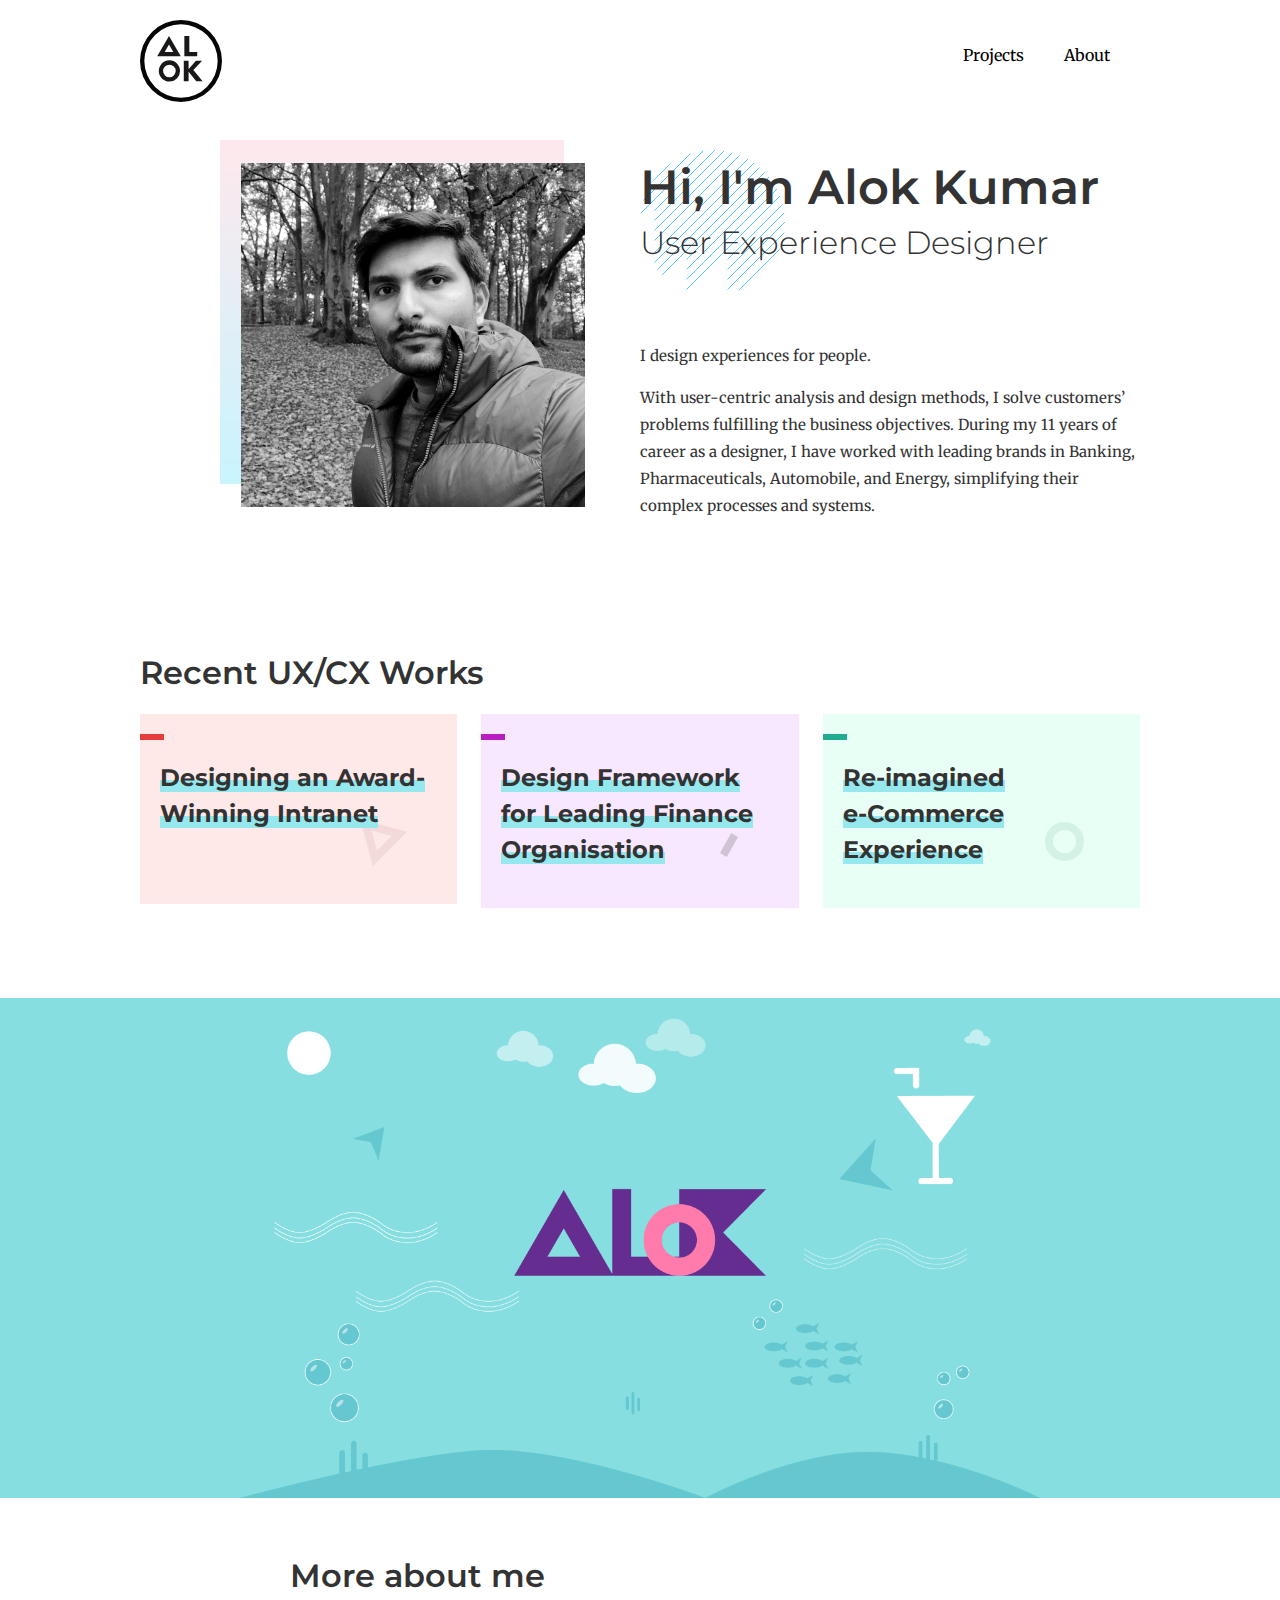
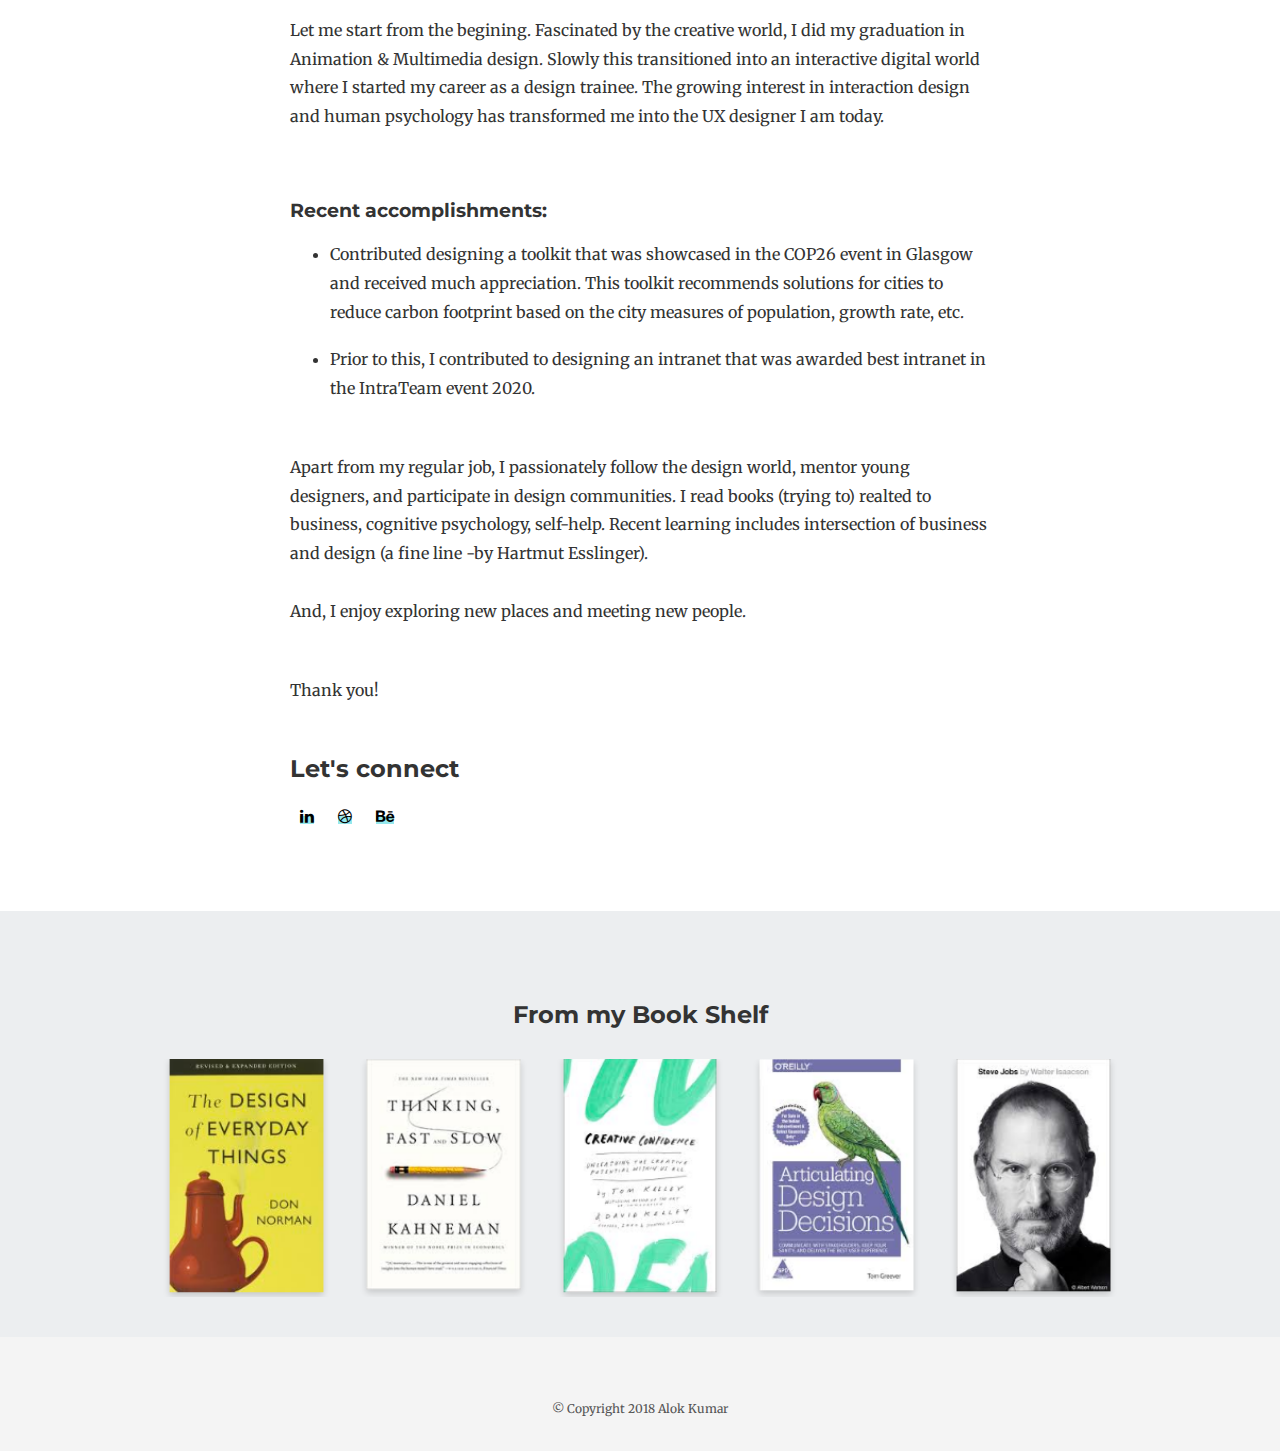
<file: index.html>
<!DOCTYPE html>

<html lang="en-US">

<!--[if lt IE 8 ]><html class="no-js ie ie7" lang="en"> <![endif]-->
<!--[if IE 8 ]><html class="no-js ie ie8" lang="en"> <![endif]-->
<!--[if (gte IE 8)|!(IE)]><!--><!--<![endif]-->
<head>
<!--- Basic Page Needs
   ================================================== -->
   <meta charset="utf-8">
	<title>Alok Kumar- UX Designer</title>
	<meta name="description" content="Digital experience designer specialised in user-centric approach and practices">
	<meta name="author" content="Alok Kumar">
	<meta name="viewport" content="width=device-width, initial-scale=1, maximum-scale=5">

   <!-- Mobile Specific Metas
   ================================================== -->
	<meta name="viewport" content="width=device-width, initial-scale=1, maximum-scale=5">

	<!-- CSS
    ================================================== -->
   <link href="https://fonts.googleapis.com/css?family=Roboto+Slab" rel="stylesheet">
   <link rel="stylesheet" href="https://d1azc1qln24ryf.cloudfront.net/114779/Socicon/style-cf.css?9ukd8d">
   <link rel="stylesheet" href="css/style.css">
   <link rel="stylesheet" href="css/normalize.css">
   <link rel="preconnect" href="https://fonts.gstatic.com">
<link href="https://fonts.googleapis.com/css2?family=Montserrat:wght@400;600;700&family=Roboto:wght@300;400;500;700&display=swap" rel="stylesheet">
<link rel="stylesheet" href="https://cdnjs.cloudflare.com/ajax/libs/font-awesome/4.7.0/css/font-awesome.min.css">
<link href="https://fonts.googleapis.com/css2?family=Merriweather:wght@300;400&display=swap" rel="stylesheet">
</head>

<body>

<main class="" aria-labelledby="title1">
	<div class="container">
	<nav>
		<a class="logo_holder" href="index.html" title="home logo"><img src="images/logoak.svg" alt="logo olok"></a>
		<ul class="nav-right">
			<li><a href="#projects">Projects</a><li>
			<li><a href="#about">About</a><li>	
		</ul>
	</nav>
	
		<div class="col-md-6 akbanner"><img src="images/alokkumar.png"/></div>
		<div class="col-md-6 header-content">
			<h1 class="title-heavy" id="title1">Hi, I'm Alok Kumar</h1>
			<h1 class="subtitle-light">User Experience Designer</h1>
			<p class="desc">I design experiences for people.</p>
			<p class="">With user-centric analysis and design methods, I solve customers’ problems fulfilling the business objectives. During my 11 years of career as a designer, I have worked with leading brands in Banking, Pharmaceuticals, Automobile, and Energy, simplifying their complex processes and systems.   </p>
			<!-- <div class="scrolldown"><img src="images/ic_scroll.svg"/></div> -->
		</div>	
	</div>
	<div class="clearfix"></div>
	<div class="blankspace"></div>

</main>
<main class="main" aria-labelledby="title2">
	<div class="container">
		
		<div class="blankspace-sm" id="projects"></div>
		<h1 id="title2">Recent UX/CX Works</h1>
		<div class="project1" >
			<div class="col-md-4">
				<div class="projectcard cardcolor1">
					<div class="carret color1"></div>
					<a href="projectA/intranet-design.html"><h2><span class="link-highlight">Designing an Award-Winning Intranet</span></h2></a>
				</div>
			</div>
			<div class="col-md-4">
				<div class="projectcard cardcolor2">
					<div class="carret color2"></div>
					<a href="projectA/financeCoE.html"><h2><span class="link-highlight">Design Framework for Leading Finance Organisation</span></h2></a>
				</div>
			</div>
			
			<!-- <div class="col-md-4">
				<div class="projectcard cardcolor4">
					<div class="carret color4"></div>
					<a href="https://privatedeal.com/"><h2><span class="link-highlight">Negotiation and Hotel Booking Experience </span></h2></a>
				</div>
			</div> -->
			<div class="col-md-4">
				<div class="projectcard cardcolor5">
					<div class="carret color5"></div>
					<a href="woods.html"><h2><span class="link-highlight">Re-imagined <br/>e-Commerce Experience</span></h2></a>
				</div>
			</div>
			<!-- <div class="col-md-4">
				<div class="projectcard cardcolor3">
					<div class="carret color3"></div>
					<a href="merck-aar.html"><h2><span class="link-highlight">CX For Leading Pharma Company</span></h2></a>
				</div>
			</div> -->
			<!-- <div class="col-md-4">
				<div class="projectcard cardcolor6">
					<div class="carret color6"></div>
					<a href="visual-design.html"><h2><span class="link-highlight">UX Process and Other Small Projects</span></h2></a>
				</div>
			</div> -->
			<div class="clearfix"></div>
			
		</div>

		
		
	</div>



</div>
<div class="abtbanner" id="about">
	
</div>
</div>

	<div class="container content" >
		<h1>More about me</h1>
		<p>Let me start from the begining. Fascinated by the creative world, I did my graduation in Animation & Multimedia design. Slowly this transitioned into an interactive digital world where I started my career as a design trainee. The growing interest in interaction design and human psychology has transformed me into the UX designer I am today.
			<br/><br/>
</p>
<h3>Recent accomplishments:</h3>
<p><ul><li>Contributed designing a toolkit that was showcased in the COP26 event in Glasgow and received much appreciation. This toolkit recommends solutions for cities to reduce carbon footprint based on the city measures of population, growth rate, etc. </li><br/><li>Prior to this, I contributed to designing an intranet that was awarded best intranet in the IntraTeam event 2020.</li></ul><br/></p>
<p>
Apart from my regular job, I passionately follow the design world, mentor young designers, and participate in design communities. I read books (trying to) realted to business, cognitive psychology, self-help. Recent learning includes intersection of business and design (a fine line -by Hartmut Esslinger). <br/><br/>
And, I enjoy exploring new places and meeting new people.
		</p>
<br/>

<p>Thank you!</p>


		</p>

		<div class="social-ic">
		<h2>Let's connect</h2>
		<a href="https://www.linkedin.com/in/alok22kr/"><span class="fa fa-linkedin"></span></a>
		<a href="https://dribbble.com/its_AllOK"><span class="fa fa-dribbble"></span></a>
		<!-- <a href="#"><span class="fa fa-twitter"></span></a> -->
		<!-- <a href="#"><span class="fa fa-instagram"></span></a> -->
		<a href="https://www.behance.net/alokkr"><span class="fa fa-behance"></span></a>

	</div>
<div class="blankspace"></div>		
	


	</div>


<div class="clearfix"></div>

<div class="bookshelf">
	<div class="container">
		<h2 style="text-align: center; margin-bottom: 30px;">From my Book Shelf</h2>
		<div class="gallery">
			  <div class="gallery__item gallery__item--1">
			    <img src="images/books/Image 1@2x.png" class="gallery__img" alt="Image 1">
			  </div>
			  <div class="gallery__item gallery__item--2">
			    <img src="images/books/Image 2@2x.png" class="gallery__img" alt="Image 2">
			  </div>
			  <div class="gallery__item gallery__item--3">
			    <img src="images/books/Image 3@2x.png" class="gallery__img" alt="Image 3">
			  </div>
			  <div class="gallery__item gallery__item--4">
			    <img src="images/books/Image 4@2x.png" class="gallery__img" alt="Image 4">
			  </div>
			  <div class="gallery__item gallery__item--5">
			    <img src="images/books/Image 5@2x.png" class="gallery__img" alt="Image 5">
			  </div>
		</div>
	</div>
</div>
</main>


<div class="clearfix"></div>
<footer class="footer">
	<div class="container social-ic">
		<a href="https://www.behance.net/alokkr" target="_blank" title="Behance"><span class="socicon-behance"></span></a>
		<a href="https://dribbble.com/its_AllOK" target="_blank" title="Dribbble"><span class="socicon-dribbble"></span></a>
		<a href="https://www.linkedin.com/in/alok22kr/" target="_blank" title="LinkedIn"><span class="socicon-linkedin"></span></a>
		<p>© Copyright 2018 Alok Kumar</p>
	</div>
</footer>
	

</body>
</html>
</file>
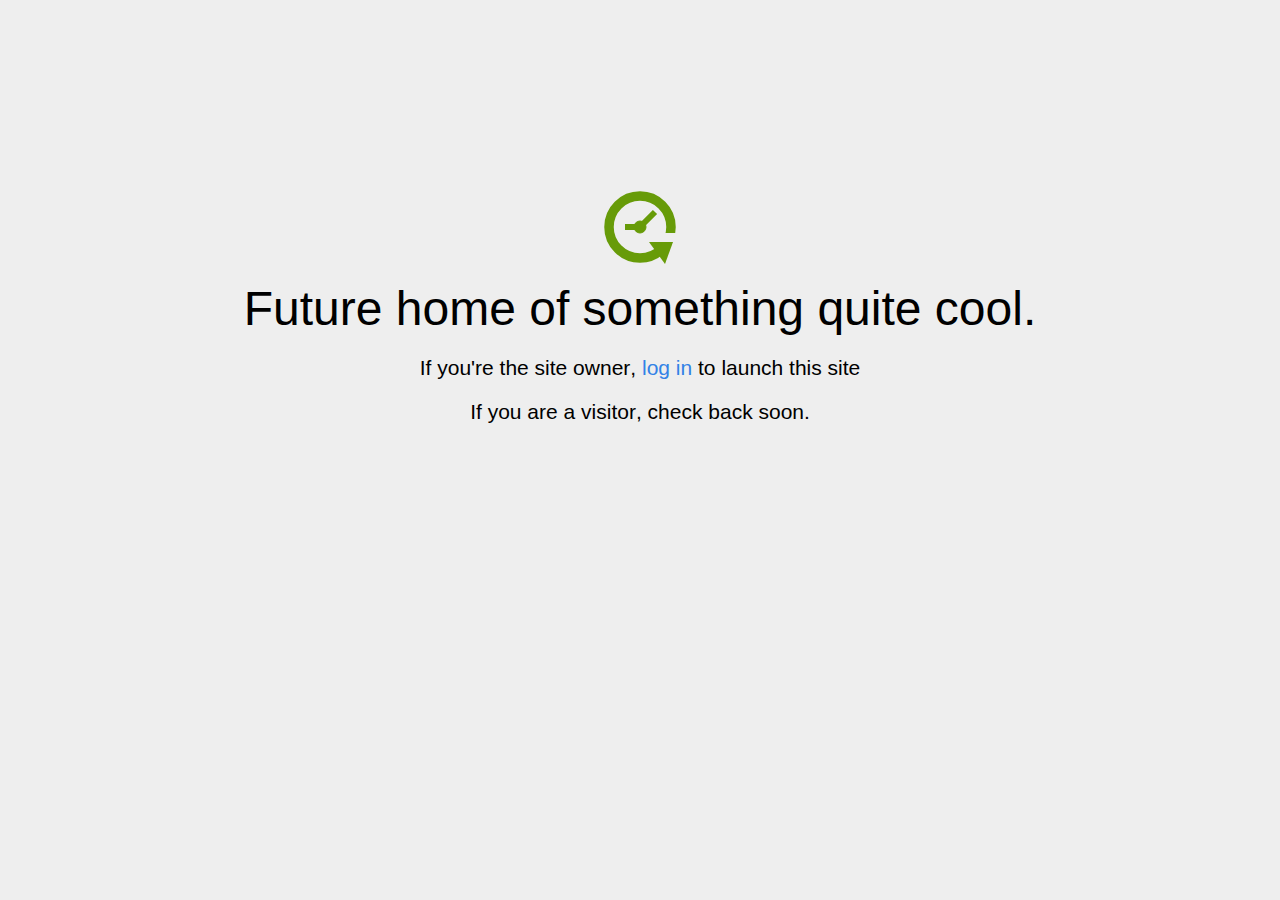
<file: home - Copy.html>
<!DOCTYPE html>
<html>
<head>
<title>Coming Soon</title>
<meta http-equiv="content-type" content="text/html; charset=utf-8" >
<meta name="viewport" content="width=device-width, initial-scale=1.0">
<style type="text/css">
body {
  /*background: linear-gradient(90deg, white, gray);*/
  background-color: #eee;
}

body, h1, p {
  font-family: "Helvetica Neue", "Segoe UI", Segoe, Helvetica, Arial, "Lucida Grande", sans-serif;
  font-weight: normal;
  margin: 0;
  padding: 0;
  text-align: center;
}

.container {
  margin-left:  auto;
  margin-right:  auto;
  margin-top: 177px;
  max-width: 1170px;
  padding-right: 15px;
  padding-left: 15px;
}

.row:before, .row:after {
  display: table;
  content: " ";
}

h1 {
  font-size: 48px;
  font-weight: 300;
  margin: 0 0 20px 0;
}

.lead {
  font-size: 21px;
  font-weight: 200;
  margin-bottom: 20px;
}

p {
  margin: 0 0 10px;
}

a {
  color: #3282e6;
  text-decoration: none;
}
</style>
</head>

<body>
<div class="container text-center" id="error">

  <svg height="100" width="100">
    <circle cx="50" cy="50" r="31" stroke="#679b08" stroke-width="9.5" fill="none" />
    <circle cx="50" cy="50" r="6" stroke="#679b08" stroke-width="1" fill="#679b08" />
    <line x1="50" y1="50" x2="35" y2="50" style="stroke:#679b08;stroke-width:6" />
    <line x1="65" y1="35" x2="50" y2="50" style="stroke:#679b08;stroke-width:6" />
    <path d="M59 65 L83 65 L75 87 Z" fill="#679b08" />
    <rect width="20" height="9" x="70" y="56" style="fill:#eee;stroke-width:0;" />
  </svg>
  <div class="row">
    <div class="col-md-12">
      <div class="main-icon text-success"><span class="uxicon uxicon-clock-refresh"></span></div>
      <h1>Future home of something quite cool.</h1>
      <p class="lead">If you're the <strong>site owner</strong>, <a href="/cpanel">log in</a> to launch this site</p>
      <p class="lead">If you are a <strong>visitor</strong>, check back soon.</p>
    </div>
  </div>

</div>

</body>
</html>
</file>
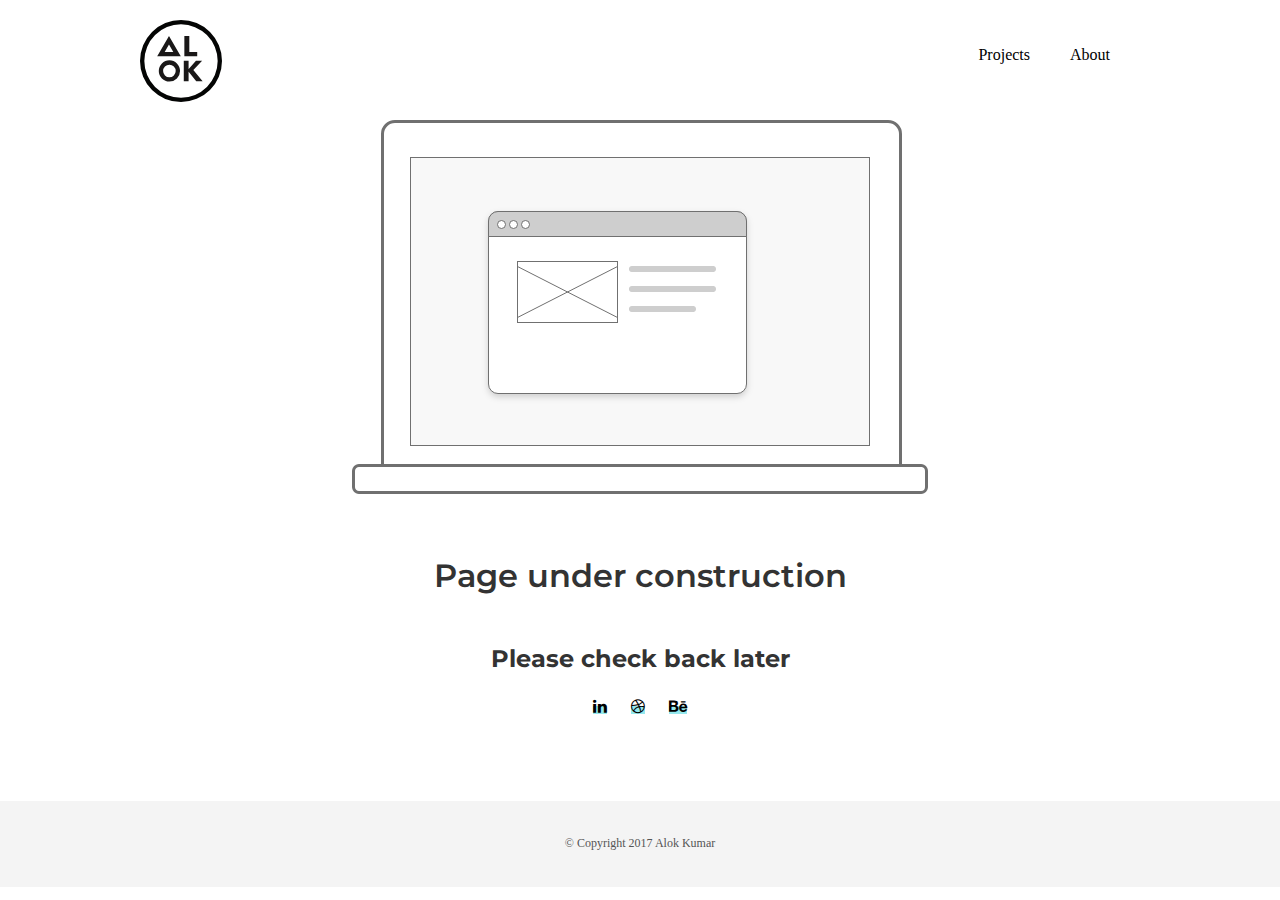
<file: wip.html>
<!DOCTYPE html>

<html lang="en">

<!--[if lt IE 8 ]><html class="no-js ie ie7" lang="en"> <![endif]-->
<!--[if IE 8 ]><html class="no-js ie ie8" lang="en"> <![endif]-->
<!--[if (gte IE 8)|!(IE)]><!--><html class="no-js" lang="en"> <!--<![endif]-->
<head>
<!--- Basic Page Needs
   ================================================== -->
   <meta charset="utf-8">
	<title>Alok Kumar- UX Designer</title>
	<meta name="description" content="">
	<meta name="author" content="">
	<meta name="viewport" content="width=device-width, initial-scale=1">
	<meta name="viewport" content="width=device-width, initial-scale=1, maximum-scale=1, user-scalable=no">

   <!-- Mobile Specific Metas
   ================================================== -->
	<meta name="viewport" content="width=device-width, initial-scale=1, maximum-scale=1">

	<!-- CSS
    ================================================== -->
   <link rel="stylesheet" href="css/style.css">
   <link rel="stylesheet" href="css/normalize.css">
   <link rel="preconnect" href="https://fonts.gstatic.com">
<link href="https://fonts.googleapis.com/css2?family=Montserrat:ital,wght@0,300;0,700;1,400&family=Roboto&display=swap" rel="stylesheet">
<link rel="stylesheet" href="https://cdnjs.cloudflare.com/ajax/libs/font-awesome/4.7.0/css/font-awesome.min.css">

</head>

<body>


<main class="" aria-labelledby="title1">
	<div class="container">
	<nav>
		<a class="logo_holder" href="index.html" title="home logo"><img src="images/logoak.svg" alt="logo olok"></a>
		<ul class="nav-right">
			<li><a href="index.html#projects">Projects</a><li>
			<li><a href="index.html#about">About</a><li>	
		</ul>
	</nav>
	<div class="" style="text-align: center;"><img src="images/wip.png"/></div>
		
		
	</div>
	<div class="clearfix"></div>

</main>

<section class="main">
	<div class="container content">
		<div class="bold-center">
			<h1>Page under construction</h1>
		


		<div class="social-ic">
		<h2>Please check back later</h2>
		<a href="https://www.linkedin.com/in/alok22kr/"><span class="fa fa-linkedin"></span></a>
		<a href="https://dribbble.com/its_AllOK"><span class="fa fa-dribbble"></span></a>
		<a href="https://www.behance.net/alokkr"><span class="fa fa-behance"></span></a>

	</div>
		</div>

	</div>

	
</section>
<div class="blankspace"></div>
<section class="footer">
	<div class="container"><p>© Copyright 2017 Alok Kumar</p></div>
</section>
	

</body>
</html>
</file>
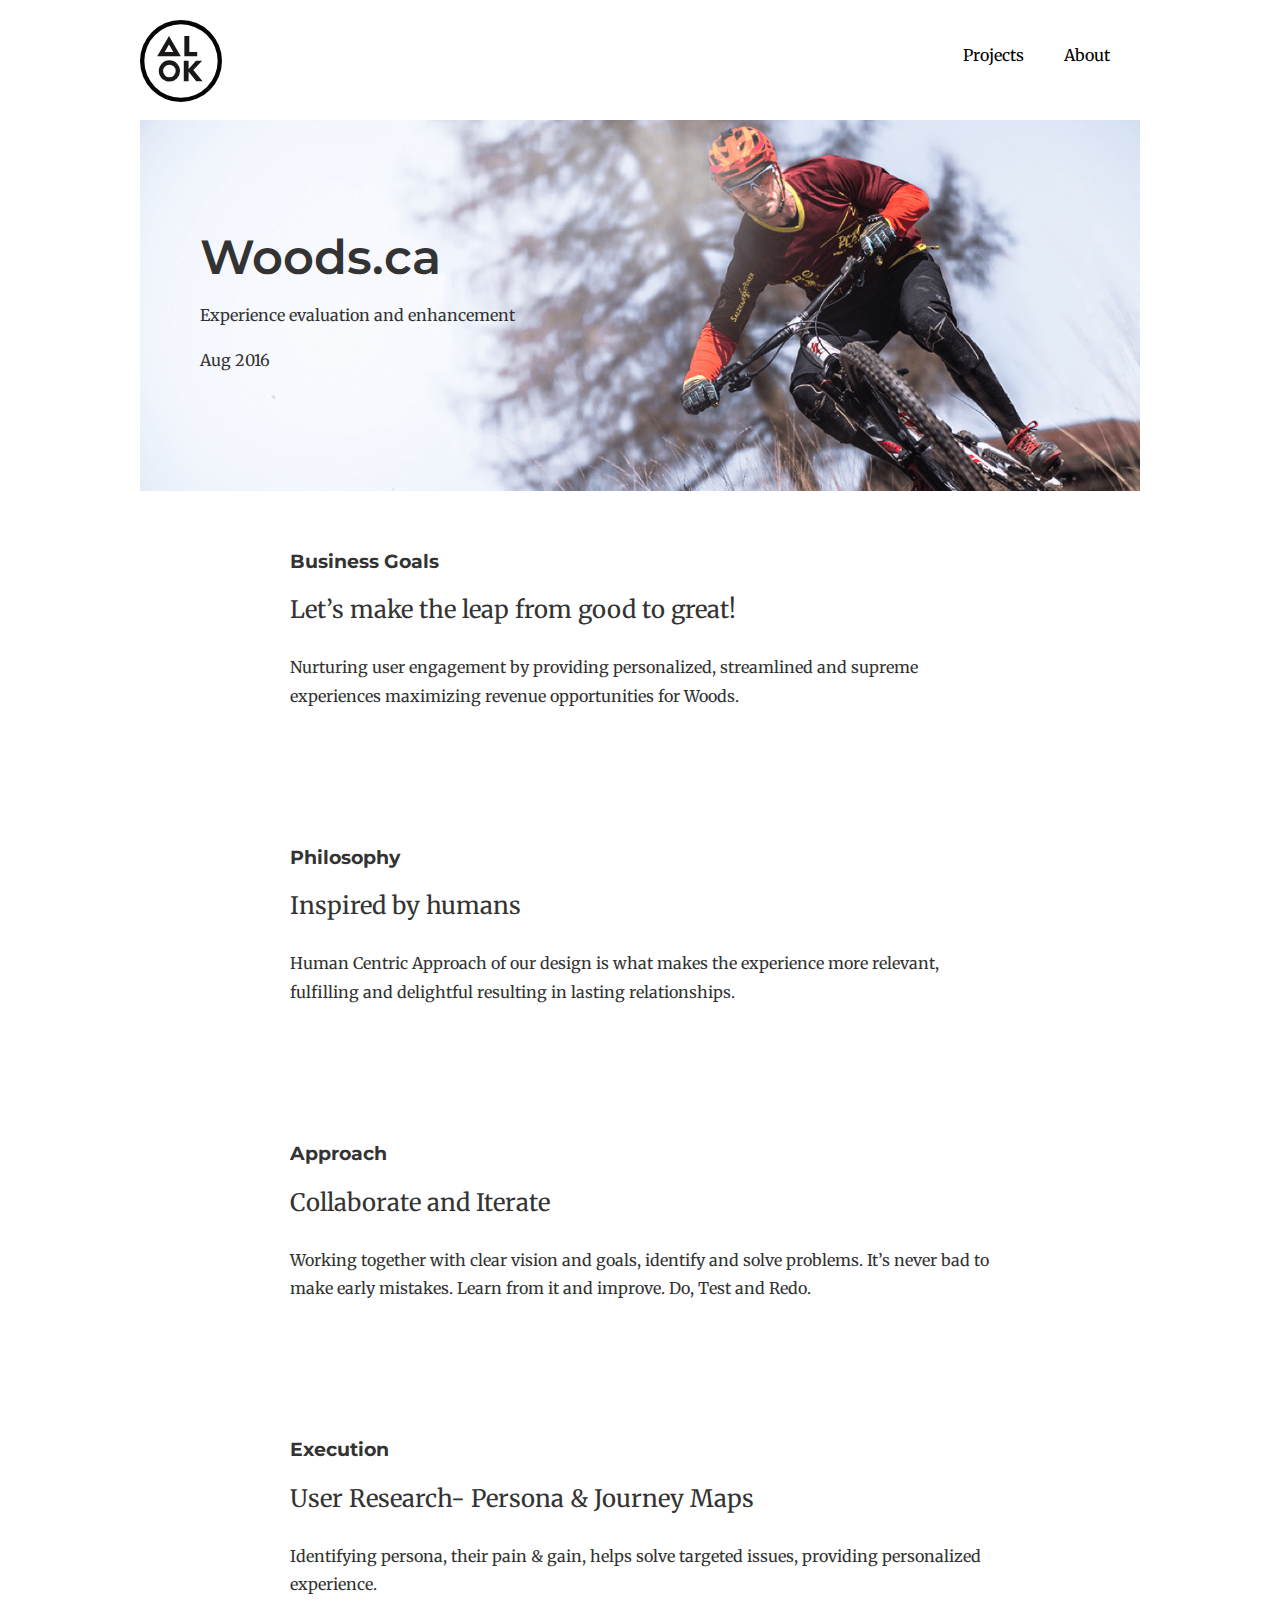
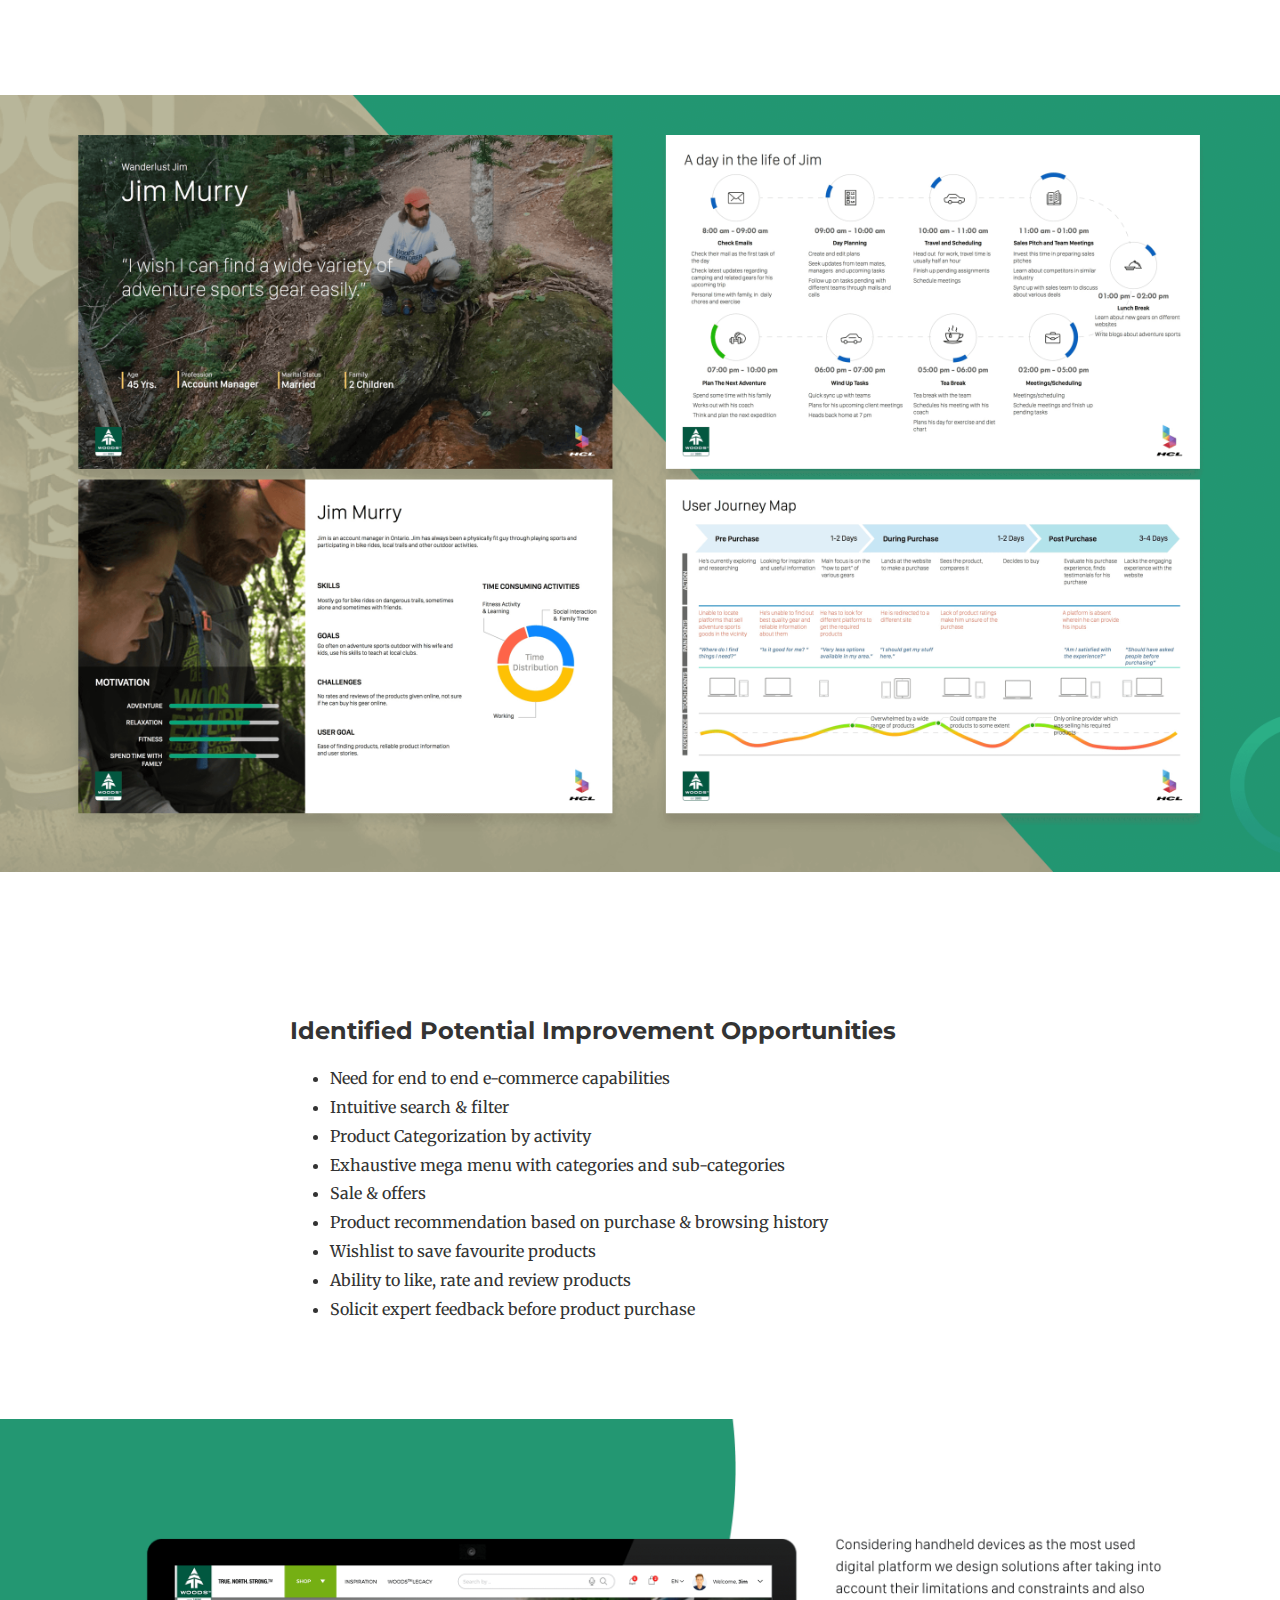
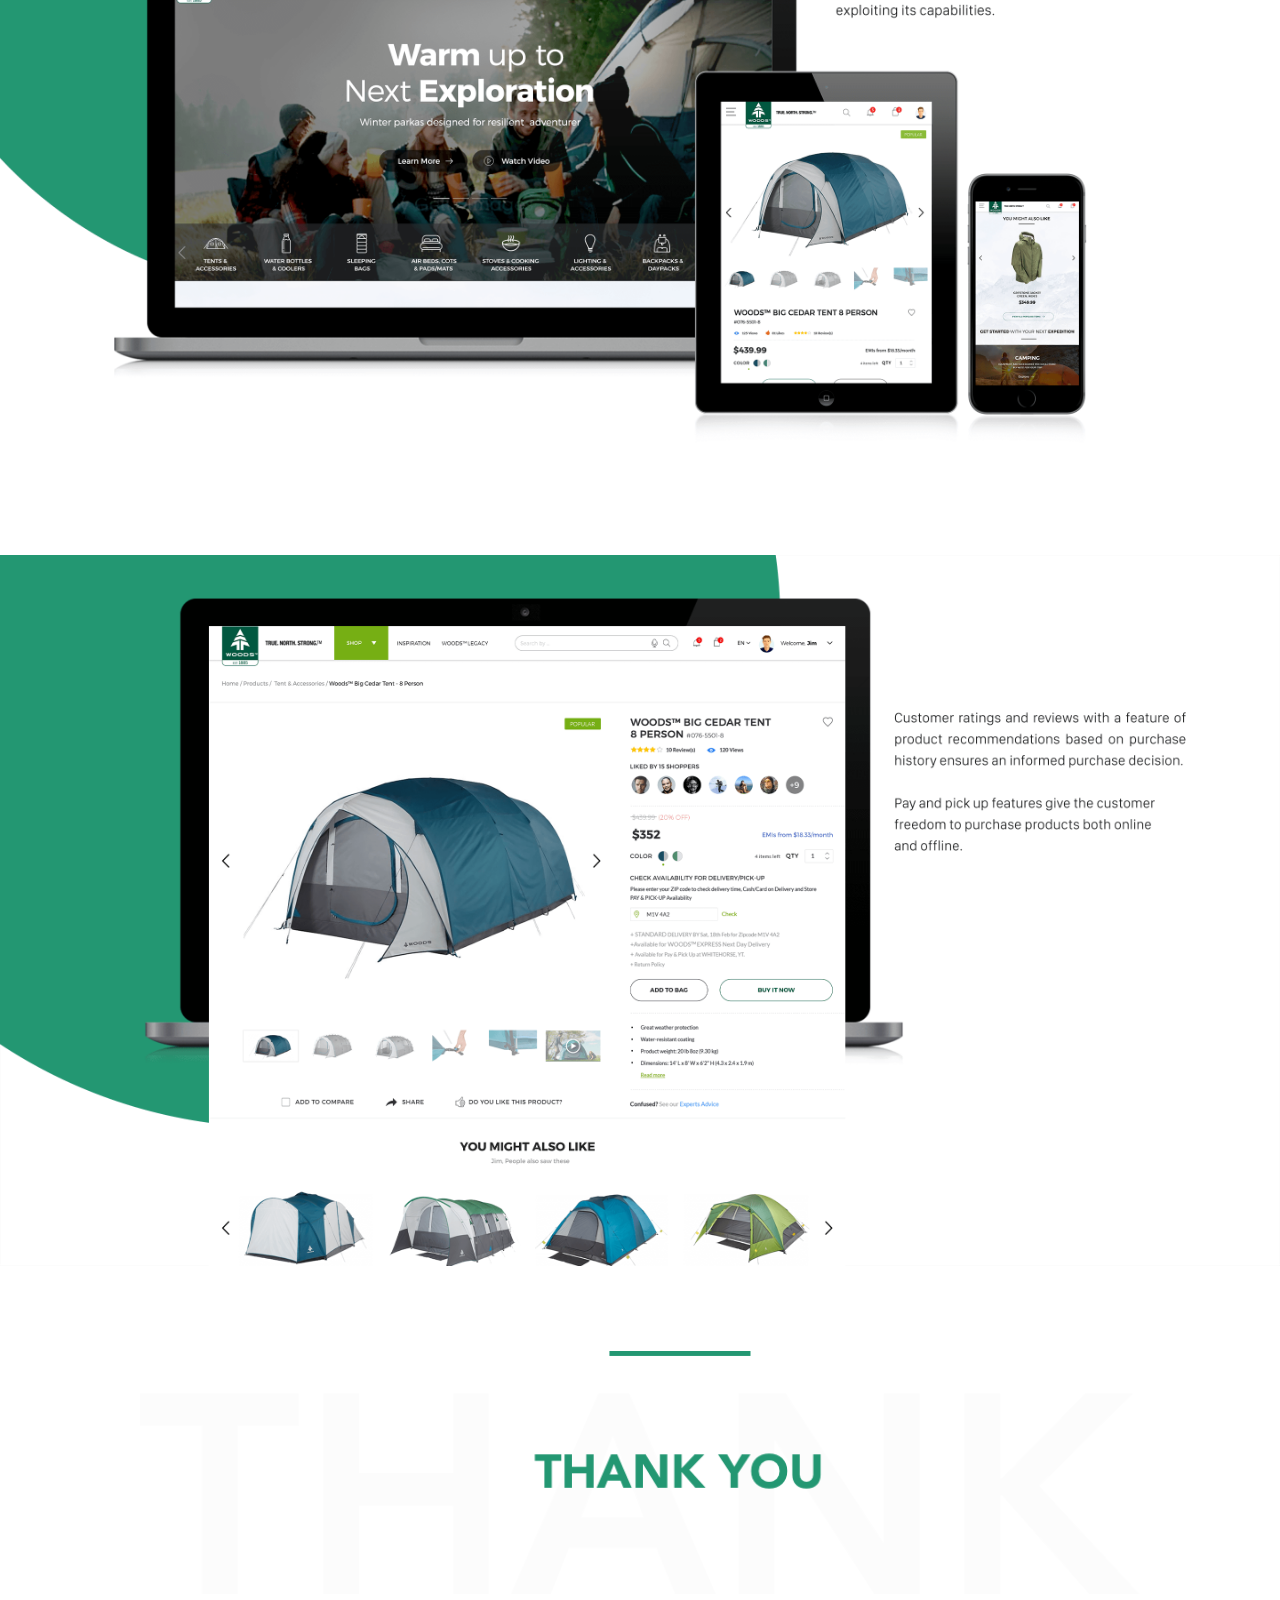
<file: woods.html>
<!DOCTYPE html>

<html lang="en">

<!--[if lt IE 8 ]><html class="no-js ie ie7" lang="en"> <![endif]-->
<!--[if IE 8 ]><html class="no-js ie ie8" lang="en"> <![endif]-->
<!--[if (gte IE 8)|!(IE)]><!--><html class="no-js" lang="en"> <!--<![endif]-->
<head>
<!--- Basic Page Needs
   ================================================== -->
   <meta charset="utf-8">
	<title>Alok Kumar- UX Designer</title>
	<meta name="description" content="">
	<meta name="author" content="">
	<meta name="viewport" content="width=device-width, initial-scale=1">
	<meta name="viewport" content="width=device-width, initial-scale=1, maximum-scale=1, user-scalable=no">

   <!-- Mobile Specific Metas
   ================================================== -->
	<meta name="viewport" content="width=device-width, initial-scale=1, maximum-scale=1">

	<!-- CSS
    ================================================== -->
   <link rel="stylesheet" href="css/style.css">
   <link rel="stylesheet" href="css/normalize.css">
	<link href="https://fonts.googleapis.com/css2?family=Montserrat:wght@400;600;700&family=Roboto:wght@300;400;500;700&display=swap" rel="stylesheet">
	<link rel="stylesheet" href="https://cdnjs.cloudflare.com/ajax/libs/font-awesome/4.7.0/css/font-awesome.min.css">
	<link rel="preconnect" href="https://fonts.googleapis.com">
<link rel="preconnect" href="https://fonts.gstatic.com" crossorigin>
<link href="https://fonts.googleapis.com/css2?family=Merriweather:wght@300;400&display=swap" rel="stylesheet">

</head>

<body>




<!-- <section class="static-banner pattern_img"> -->
	<main class="" aria-labelledby="UX Designer">
	<div class="container">
		
	<nav>
		<a class="logo_holder" href="index.html" title="home logo"><img src="images/logoak.svg" alt="logo olok"></a>
		<ul class="nav-right">
			<li><a href="index.html#projects">Projects</a><li>
			<li><a href="index.html#about">About</a><li>	
		</ul>
	</nav>
	<section class="static-banner pattern_img">
		<h1 class="title-heavy">Woods.ca</h1>
		<p class="desc">Experience evaluation and enhancement</p>
		<p class="desc1">Aug 2016</p>
		<div class="clearfix"></div>
	</section>	
	</div>
	<div class="clearfix"></div>
</main>
<!-- </section> -->
<section class="main">
	<div class="container content">
		<h3>Business Goals</h3>
		<p class="caption">Let’s make the leap from good to great!</p>
		<p class="desc">Nurturing user engagement by providing personalized, streamlined and supreme experiences maximizing revenue opportunities for Woods. 
		</p>

		<div class="blankspace"></div>

		<h3>Philosophy</h3>
		<p class="caption">Inspired by humans</p>
		<p class="desc">Human Centric Approach of our design is what makes the experience more relevant, fulfilling and delightful resulting in lasting relationships. 
		</p>

		<div class="blankspace"></div>

		<h3>Approach</h3>
		<p class="caption">Collaborate and Iterate</p>
		<p class="desc">Working together with clear vision and goals, identify and solve problems. It’s never bad to make early mistakes. Learn from it and improve. Do, Test and Redo.
		</p>

		<div class="blankspace"></div>

		<h3>Execution</h3>
		<p class="caption">User Research- Persona & Journey Maps</p>
		<p>Identifying persona, their pain & gain, helps solve targeted issues, providing personalized experience. </p>
		<div class="blankspace"></div>

		<div class="clearfix"></div>
	</div>
	<div class="full-img">
		<img src="images/woods-persona.png">
	</div>

	<div class="blankspace"></div>

	<div class="container content">
		<h2>Identified Potential Improvement Opportunities</h2>
		<ul class="desc">
			<li>Need for end to end e-commerce capabilities</li>
			<li>Intuitive search & filter</li>
			<li>Product Categorization by activity</li>
			<li>Exhaustive mega menu with categories and sub-categories</li>
			<li>Sale & offers</li>
			<li>Product recommendation based on purchase & browsing history</li>
			<li>Wishlist to save favourite products</li>
			<li>Ability to like, rate and review products</li>
			<li>Solicit expert feedback before product purchase</li>
		</ul>
	</div>
	<div class="blankspace"></div>
	<div class="full-img">
		<img src="images/img_edit@1x.png">
		<img src="images/img_edit1b@1x.png">
	</div>
	<div class="blankspace"></div>
	<div class="container woods">
		<img src="images/thanks.png">
	</div>	
	<div class="blankspace"></div>

</section>
	

</body>
</html>
</file>
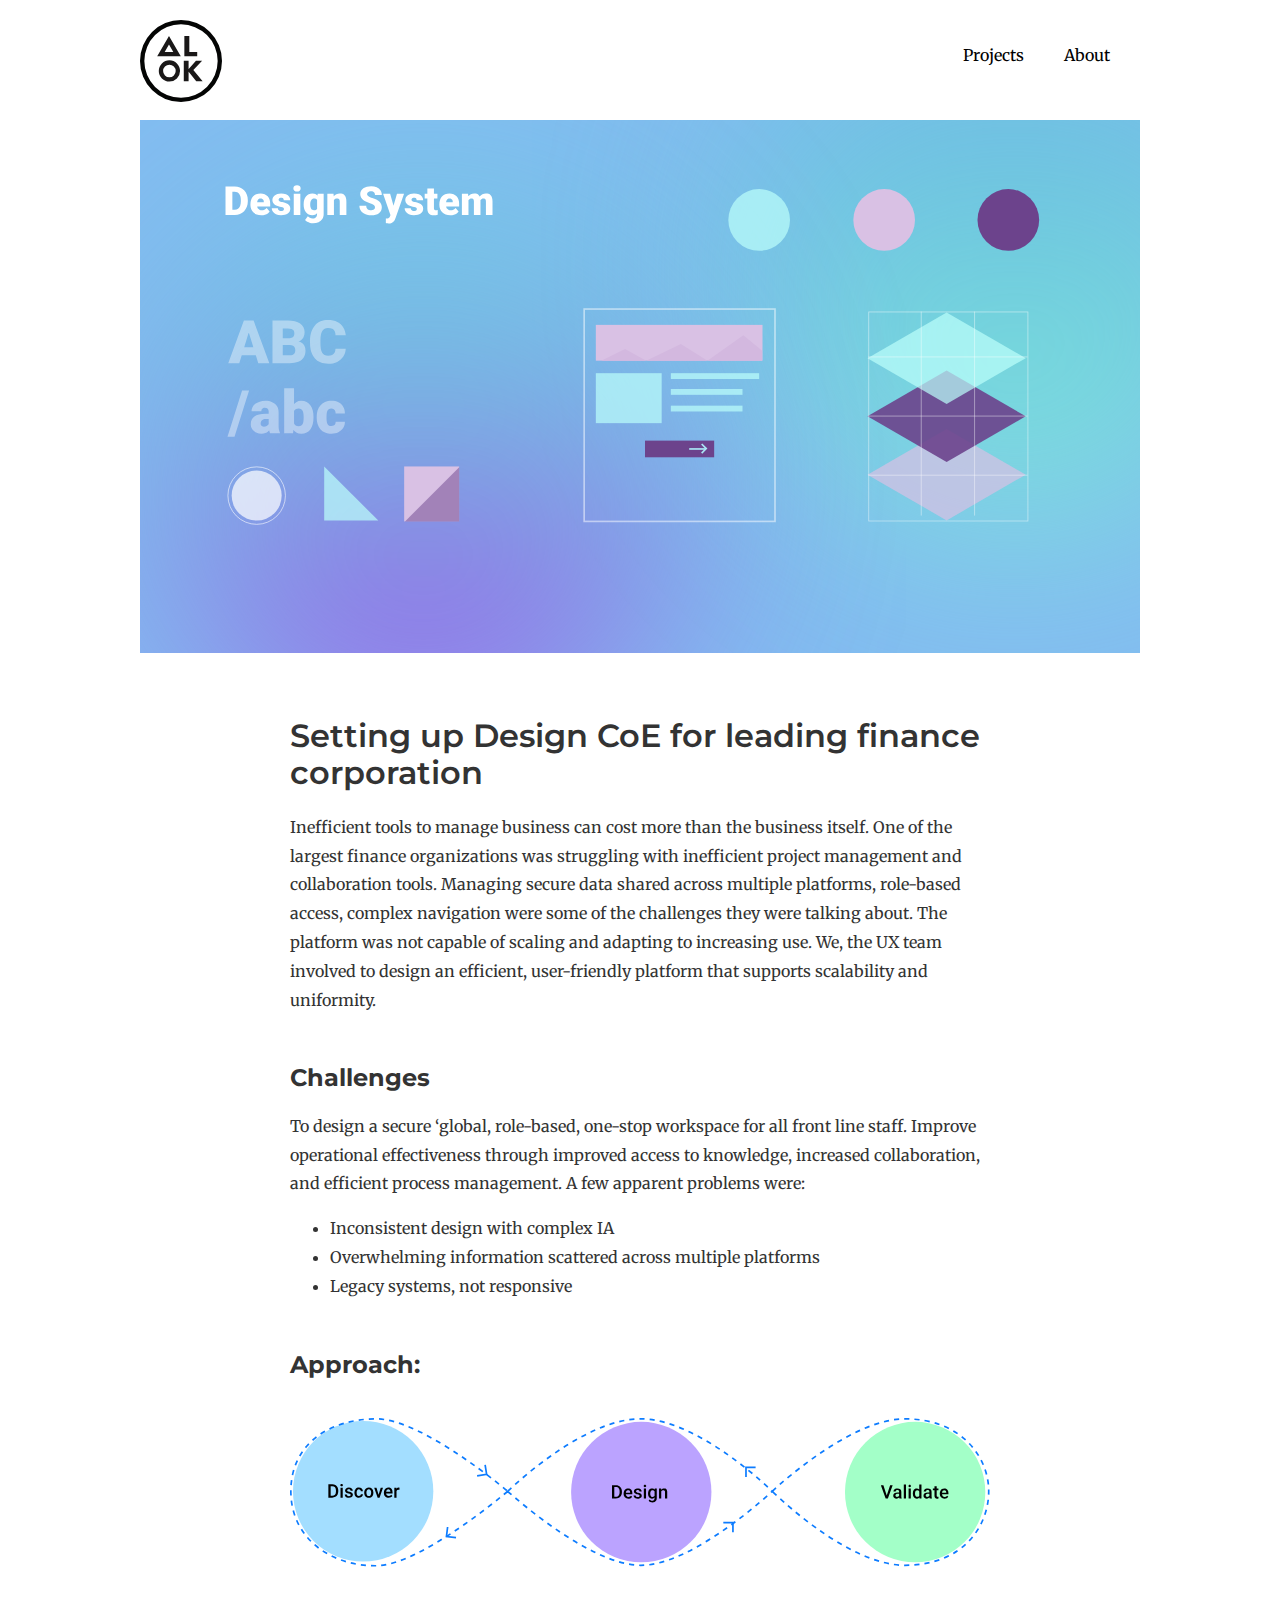
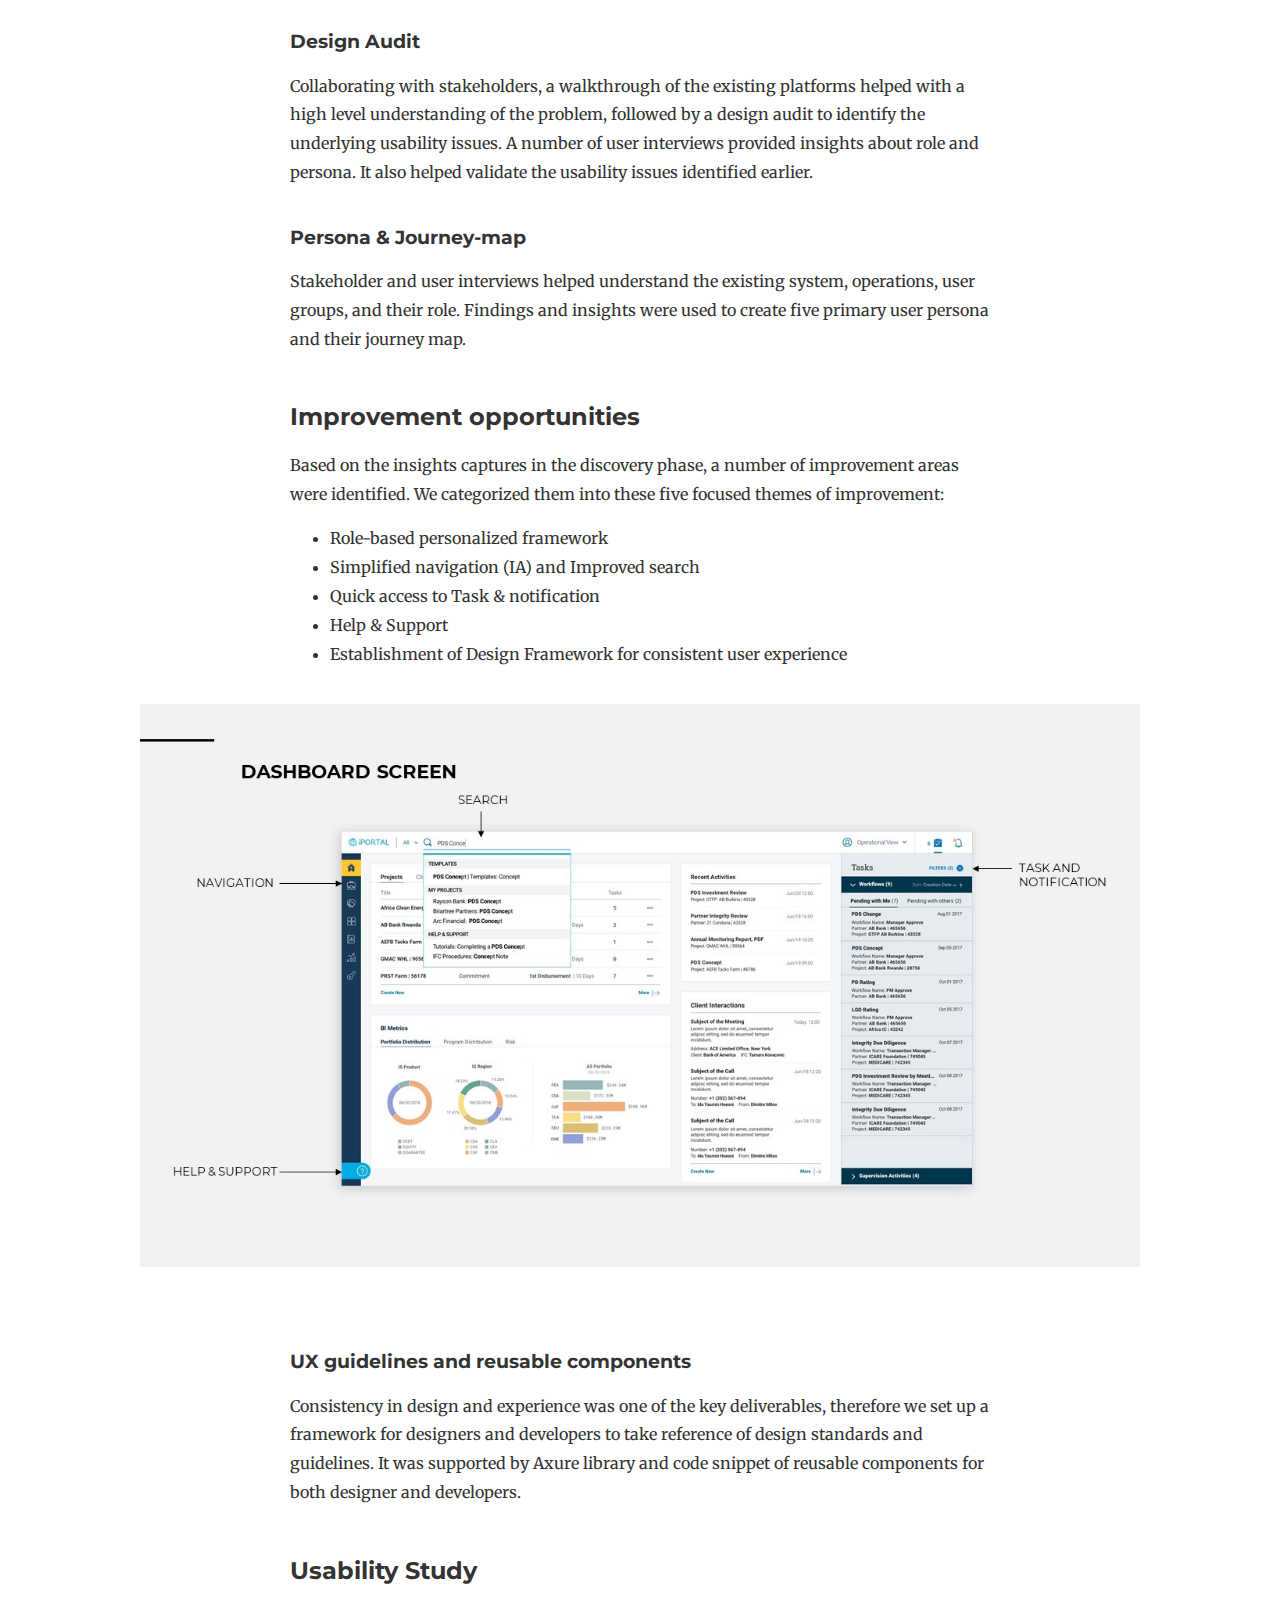
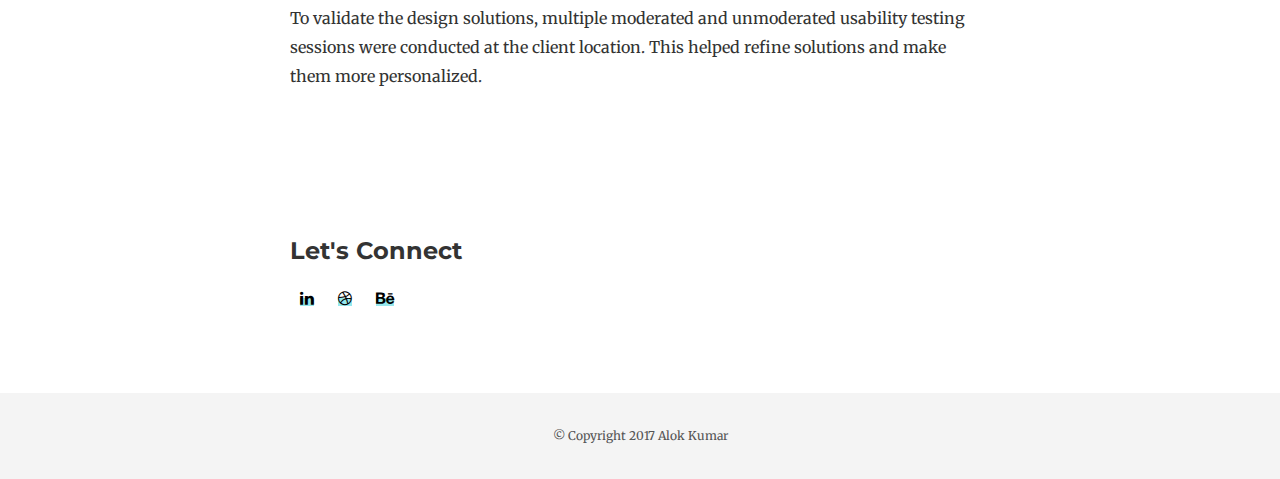
<file: projectA/financeCoE.html>
<!DOCTYPE html>

<html lang="en">

<!--[if lt IE 8 ]><html class="no-js ie ie7" lang="en"> <![endif]-->
<!--[if IE 8 ]><html class="no-js ie ie8" lang="en"> <![endif]-->
<!--[if (gte IE 8)|!(IE)]><!--><html class="no-js" lang="en"> <!--<![endif]-->
<head>
<!--- Basic Page Needs
   ================================================== -->
   <meta charset="utf-8">
	<title>Alok Kumar- UX Designer</title>
	<meta name="description" content="">
	<meta name="author" content="">
	<meta name="viewport" content="width=device-width, initial-scale=1">
	<meta name="viewport" content="width=device-width, initial-scale=1, maximum-scale=1, user-scalable=no">

   <!-- Mobile Specific Metas
   ================================================== -->
	<meta name="viewport" content="width=device-width, initial-scale=1, maximum-scale=1">

	<!-- CSS
    ================================================== -->
   <link rel="stylesheet" href="../css/style.css">
   <link rel="stylesheet" href="../css/normalize.css">
   <link rel="preconnect" href="https://fonts.gstatic.com">
<link href="https://fonts.googleapis.com/css2?family=Montserrat:wght@400;600;700&family=Roboto:wght@300;400;500;700&display=swap" rel="stylesheet">
<link rel="stylesheet" href="https://cdnjs.cloudflare.com/ajax/libs/font-awesome/4.7.0/css/font-awesome.min.css">
<link href="https://fonts.googleapis.com/css2?family=Merriweather:wght@300;400&display=swap" rel="stylesheet">

</head>

<body>


<main class="" aria-labelledby="UX Designer">
	<div class="container">
	<nav>
		<a class="logo_holder" href="../index.html" title="home logo"><img src="../images/logoak.svg" alt="logo olok"></a>
		<ul class="nav-right">
			<li><a href="../index.html#projects">Projects</a><li>
			<li><a href="../index.html#about">About</a><li>	
		</ul>
	</nav>
	<div class="container-img">
		<img src="../images/DesignSystem.svg"/>
	</div>
		
		
	</div>
	<div class="clearfix"></div>

</main>

<section class="main">
	<div class="container content">
		<h1>Setting up Design CoE for leading finance corporation</h1>
		<!-- <h2>Overview</h2> -->
		<p>Inefficient tools to manage business can cost more than the business itself. One of the largest finance organizations was struggling with inefficient project management and collaboration tools. Managing secure data shared across multiple platforms, role-based access, complex navigation were some of the challenges they were talking about. The platform was not capable of scaling and adapting to increasing use. We, the UX team involved to design an efficient, user-friendly platform that supports scalability and uniformity.
		</p>
		<h2>Challenges</h2>
		<p>To design a secure ‘global, role-based, one-stop workspace for all front line staff. Improve operational effectiveness through improved access to knowledge, increased collaboration, and efficient process management. A few apparent problems were:</p><ul>
<li>Inconsistent design with complex IA</li>
<li>Overwhelming information scattered across multiple platforms</li>
<li>Legacy systems, not responsive</li></ul>

		<h2>Approach:</h2>
		<img style="margin:20px 0; width: 100%;" src="../images/process.svg"><br>
		<h3>Design Audit</h3>
		<p>Collaborating with stakeholders, a walkthrough of the existing platforms helped with a high level understanding of the problem, followed by a design audit to identify the underlying usability issues. A number of user interviews provided insights about role and persona. It also helped validate the usability issues identified earlier. </p>
		<h3>Persona & Journey-map</h3>
		<p>Stakeholder and user interviews helped understand the existing system, operations, user groups, and their role. Findings and insights were used to create five primary user persona and their journey map.</p>
		

<h2>Improvement opportunities </h2>
		<p>Based on the insights captures in the discovery phase, a number of improvement areas were identified. We categorized them into these five focused themes of improvement:</p>
		<ul><li>Role-based personalized framework</li>
		<li>Simplified navigation (IA) and Improved search</li>
		<li>Quick access to Task & notification</li>
		<li>Help & Support</li>
		<li>Establishment of Design Framework for consistent user experience</li></ul>

	</div>
	<div class="container">
		<img style="margin:20px 0; width: 100%;" src="../images/IFC-dashboard.jpg">
	</div>
	<div class="container content">
<h3>UX guidelines and reusable components</h3>
<p>Consistency in design and experience was one of the key deliverables, therefore we set up a framework for designers and developers to take reference of design standards and guidelines. It was supported by Axure library and code snippet of reusable components for both designer and developers. </p>


<h2>Usability Study</h2>
<p>To validate the design solutions, multiple moderated and unmoderated usability testing sessions were conducted at the client location. This helped refine solutions and make them more personalized.</p>

<div class="blankspace"></div>
<div class="social-ic">
	<h2>Let's Connect</h2>
	<a href="https://www.linkedin.com/in/alok22kr/"><span class="fa fa-linkedin"></span></a>
	<a href="https://dribbble.com/its_AllOK"><span class="fa fa-dribbble"></span></a>
	<a href="https://www.behance.net/alokkr"><span class="fa fa-behance"></span></a>

</div>


	</div>

	
</section>
<div class="blankspace"></div>
<section class="footer">
	<div class="container"><p>© Copyright 2017 Alok Kumar</p></div>
</section>
	

</body>
</html>
</file>
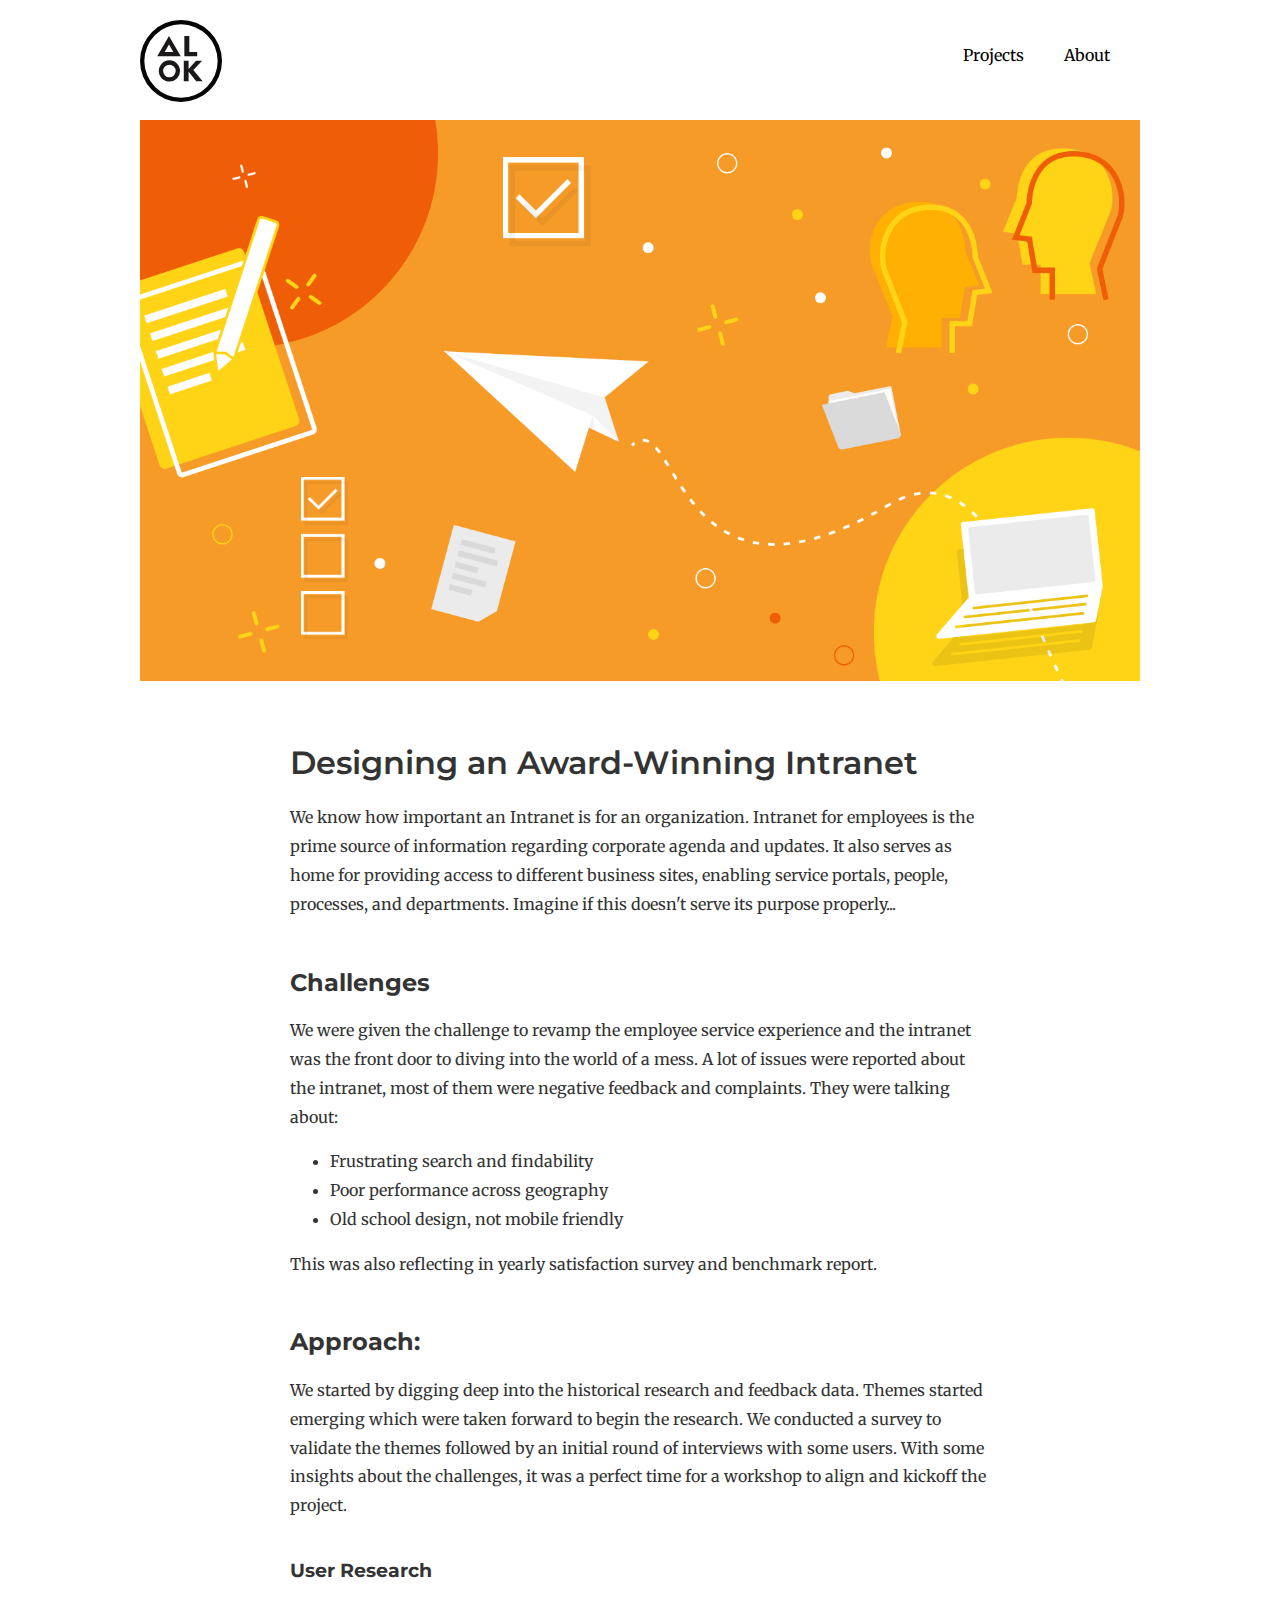
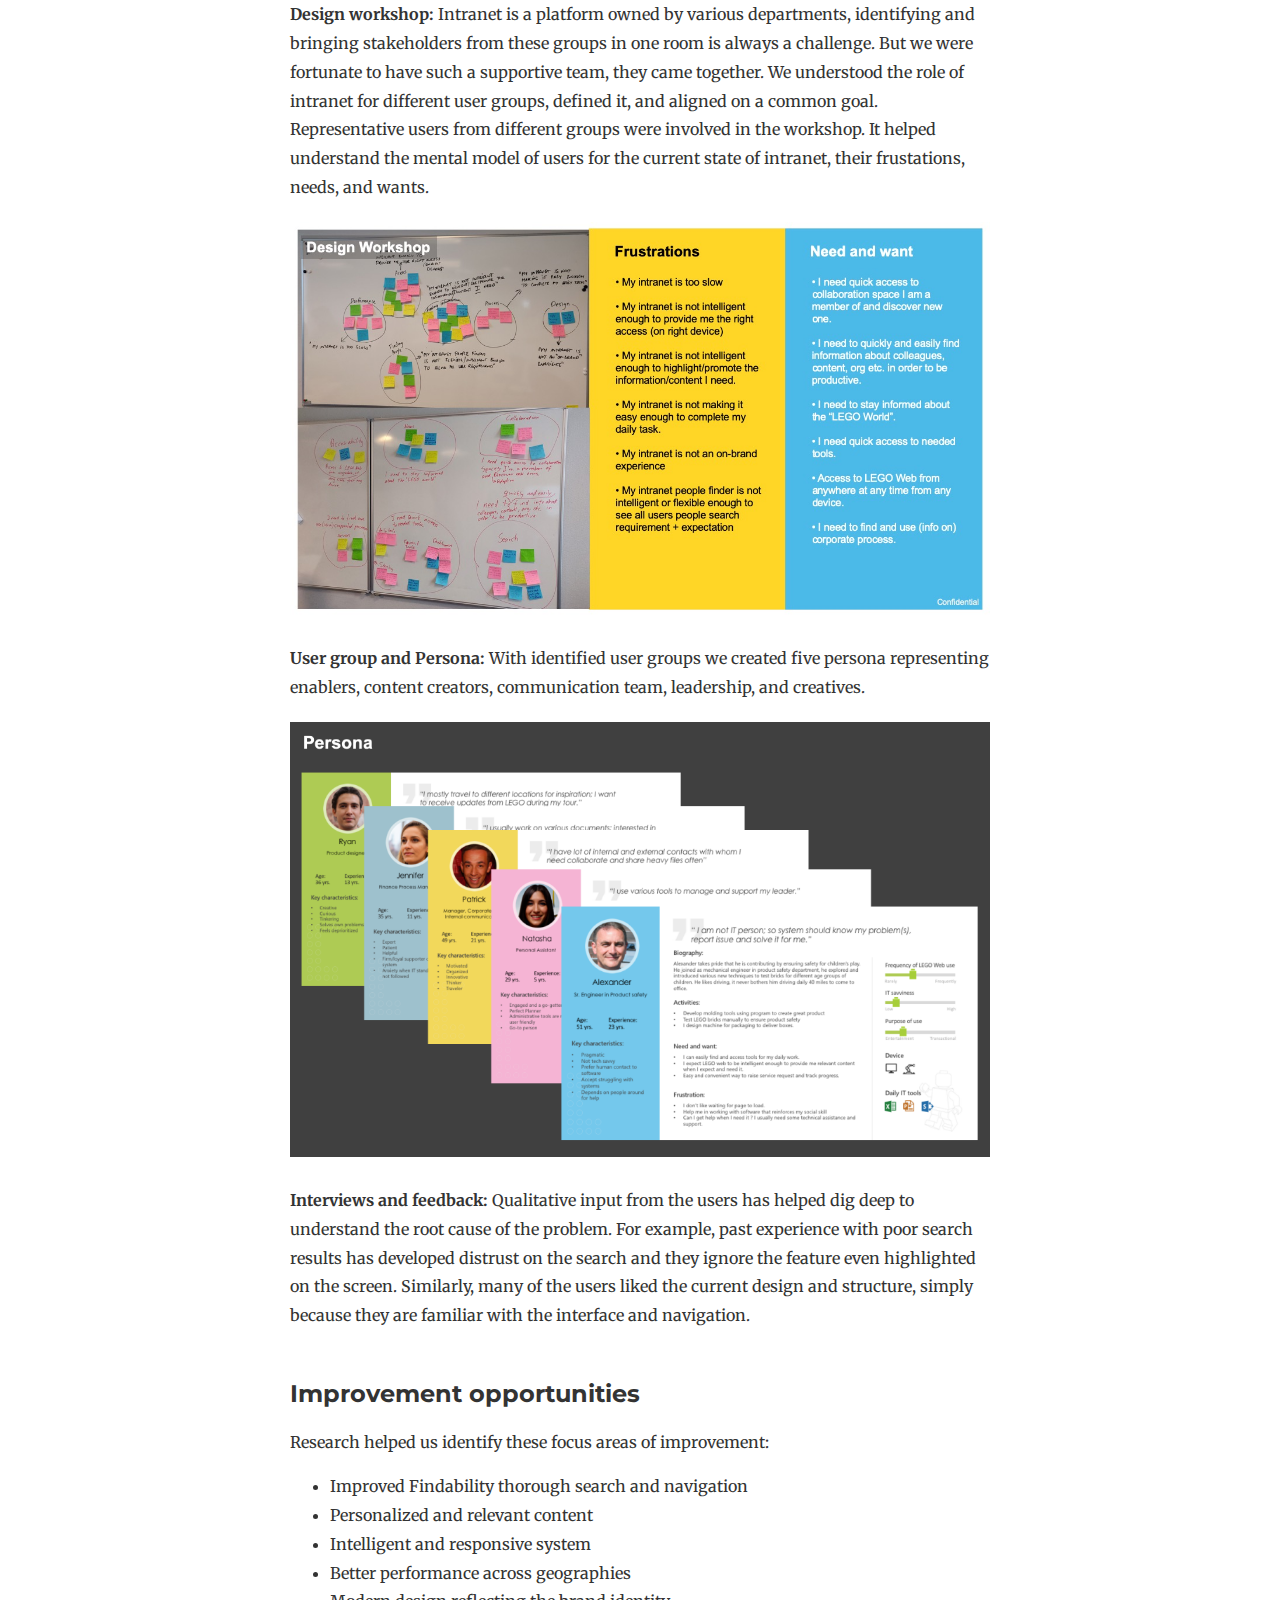
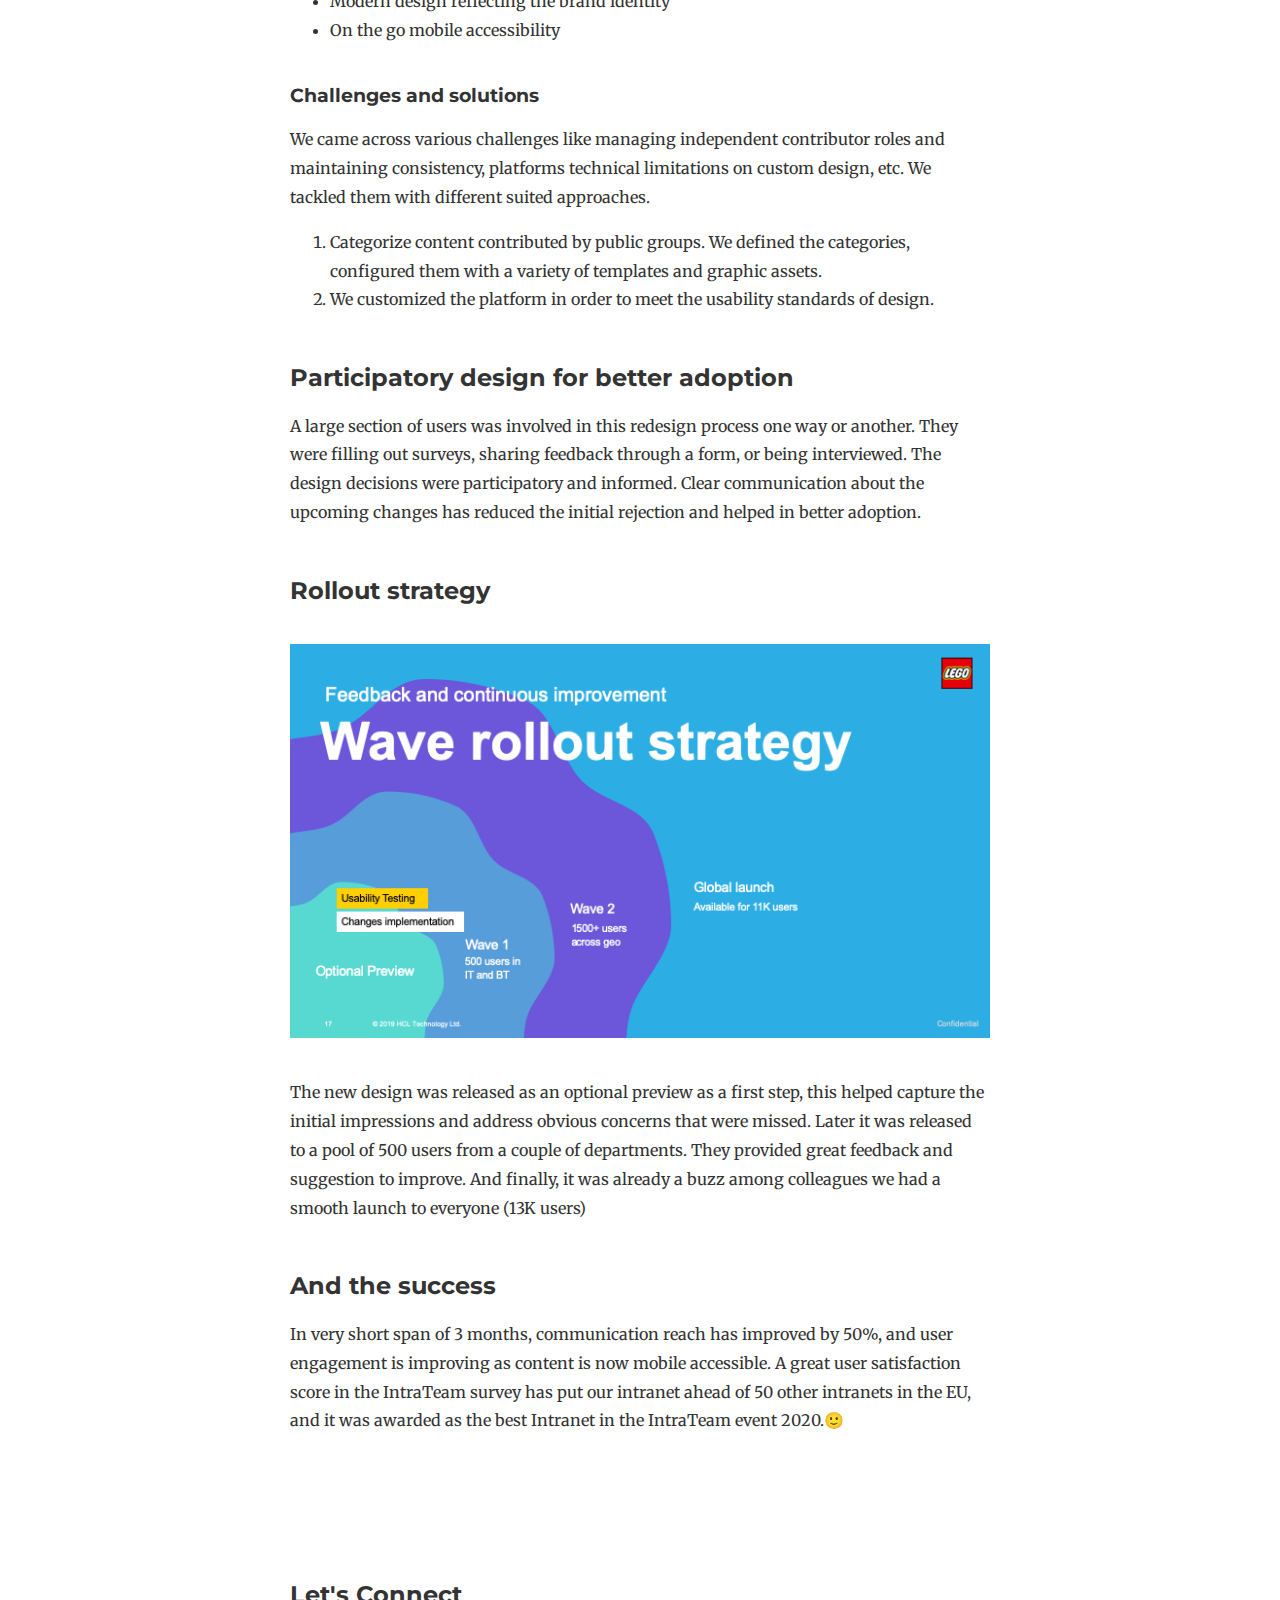
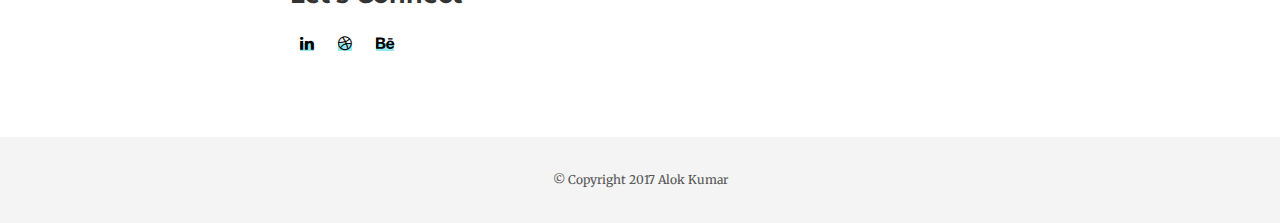
<file: projectA/intranet-design.html>
<!DOCTYPE html>

<html lang="en">

<!--[if lt IE 8 ]><html class="no-js ie ie7" lang="en"> <![endif]-->
<!--[if IE 8 ]><html class="no-js ie ie8" lang="en"> <![endif]-->
<!--[if (gte IE 8)|!(IE)]><!--><html class="no-js" lang="en"> <!--<![endif]-->
<head>
<!--- Basic Page Needs
   ================================================== -->
   <meta charset="utf-8">
	<title>Alok Kumar- UX Designer</title>
	<meta name="description" content="">
	<meta name="author" content="">
	<meta name="viewport" content="width=device-width, initial-scale=1">
	<meta name="viewport" content="width=device-width, initial-scale=1, maximum-scale=1, user-scalable=no">

   <!-- Mobile Specific Metas
   ================================================== -->
	<meta name="viewport" content="width=device-width, initial-scale=1, maximum-scale=1">

	<!-- CSS
    ================================================== -->
   <link rel="stylesheet" href="../css/style.css">
   <link rel="stylesheet" href="../css/normalize.css">
   <link rel="preconnect" href="https://fonts.gstatic.com">
<link href="https://fonts.googleapis.com/css2?family=Montserrat:wght@400;600;700&family=Roboto:wght@300;400;500;700&display=swap" rel="stylesheet">
<link rel="stylesheet" href="https://cdnjs.cloudflare.com/ajax/libs/font-awesome/4.7.0/css/font-awesome.min.css">
<link href="https://fonts.googleapis.com/css2?family=Merriweather:wght@300;400&display=swap" rel="stylesheet">

</head>

<body>


<main class="" aria-labelledby="title1">
	<div class="container">
	<nav>
		<a class="logo_holder" href="../index.html" title="home logo"><img src="../images/logoak.svg" alt="logo olok"></a>
		<ul class="nav-right">
			<li><a href="../index.html#projects">Projects</a><li>
			<li><a href="../index.html#about">About</a><li>	
		</ul>
	</nav>
	<div class="container-img">

		<img src="../images/intranetbanner.png"/>
		
	</div>
		
		
	</div>
	<div class="clearfix"></div>

</main>

<section class="main">
	<div class="container content">
		<h1>Designing an Award-Winning Intranet</h1>
		<!-- <h2>Overview</h2> -->
		<p>We know how important an Intranet is for an organization. Intranet for employees is the prime source of information regarding corporate agenda and updates. It also serves as home for providing access to different business sites, enabling service portals, people, processes, and departments. Imagine if this doesn't serve its purpose properly...
		</p>
		<h2>Challenges</h2>
		<p>We were given the challenge to revamp the employee service experience and the intranet was the front door to diving into the world of a mess. A lot of issues were reported about the intranet, most of them were negative feedback and complaints. They were talking about:</p><ul>
<li>Frustrating search and findability</li>
<li>Poor performance across geography</li>
<li>Old school design, not mobile friendly</li></ul>
<p>This was also reflecting in yearly satisfaction survey and benchmark report.</p>
		<h2>Approach:</h2>
		<p>We started by digging deep into the historical research and feedback data. Themes started emerging which were taken forward to begin the research. We conducted a survey to validate the themes followed by an initial round of interviews with some users. With some insights about the challenges, it was a perfect time for a workshop to align and kickoff the project.</p>
		<h3>User Research</h3>
<p>
<b>Design workshop:</b> Intranet is a platform owned by various departments, identifying and bringing stakeholders from these groups in one room is always a challenge. But we were fortunate to have such a supportive team, they came together. We understood the role of intranet for different user groups, defined it, and aligned on a common goal. 
<br/>
Representative users from different groups were involved in the workshop. It helped understand the mental model of users for the current state of intranet, their frustations, needs, and wants. <br/>
<img style="margin:20px 0; width: 100%;" src="../images/workshopimg.jpg"><br>

<b>User group and Persona:</b> With identified user groups we created five persona representing enablers, content creators, communication team, leadership, and creatives.<br/>

<img style="margin:20px 0; width: 100%;" src="../images/personaimg.png"><br>
<b>Interviews and feedback:</b> Qualitative input from the users has helped dig deep to understand the root cause of the problem. For example, past experience with poor search results has developed distrust on the search and they ignore the feature even highlighted on the screen. Similarly, many of the users liked the current design and structure, simply because they are familiar with the interface and navigation.</p>
		
<h2>Improvement opportunities </h2>
		<p>Research helped us identify these focus areas of improvement:</p>
		<ul><li>Improved Findability thorough search and navigation</li>
		<li>Personalized and relevant content</li>
		<li>Intelligent and responsive system</li>
		<li>Better performance across geographies</li>
		<li>Modern design reflecting the brand identity</li>
		<li>On the go mobile accessibility</li></ul>
<h3>Challenges and solutions</h3>
<p>We came across various challenges like managing independent contributor roles and maintaining consistency, platforms technical limitations on custom design, etc. We tackled them with different suited approaches. </p>
<ol>
	<li>Categorize content contributed by public groups. We defined the categories, configured them with a variety of templates and graphic assets. </li>
	<li>We customized the platform in order to meet the usability standards of design. </li>
</ol>
<!-- <div class="blankspace"></div> -->
<h2>Participatory design for better adoption</h2>
<p>A large section of users was involved in this redesign process one way or another. They were filling out surveys, sharing feedback through a form, or being interviewed. The design decisions were participatory and informed. Clear communication about the upcoming changes has reduced the initial rejection and helped in better adoption.
</p>
<h2>Rollout strategy</h2>	
<img style="margin:20px 0; width: 100%" src="../images/waverollout.png">
<p> The new design was released as an optional preview as a first step, this helped capture the initial impressions and address obvious concerns that were missed. Later it was released to a pool of 500 users from a couple of departments. They provided great feedback and suggestion to improve. And finally, it was already a buzz among colleagues we had a smooth launch to everyone (13K users) </p>

<h2>And the success</h2>
<p>In very short span of 3 months, communication reach has improved by 50%, and user engagement is improving as content is now mobile accessible. A great user satisfaction score in the IntraTeam survey has put our intranet ahead of 50 other intranets in the EU, and it was awarded as the best Intranet in the IntraTeam event 2020.🙂</p>

<div class="blankspace"></div>
<div class="social-ic">
	<h2>Let's Connect</h2>
	<a href="https://www.linkedin.com/in/alok22kr/"><span class="fa fa-linkedin"></span></a>
	<a href="https://dribbble.com/its_AllOK"><span class="fa fa-dribbble"></span></a>
	<a href="https://www.behance.net/alokkr"><span class="fa fa-behance"></span></a>

</div>


	</div>

	
</section>
<div class="blankspace"></div>
<section class="footer">
	<div class="container"><p>© Copyright 2017 Alok Kumar</p></div>
</section>
	

</body>
</html>
</file>
<file: css/style.css>
html, body{
	margin: 0 0;
	/*font-family: arial sans-serif;*/
	padding: 0 0;
  	scroll-behavior: smooth;

}
.clearfix{clear: both;}
section{overflow: auto;}
@font-face {
    font-family: avenir;
    src: url(font/Avenir.ttc);
    font-family: montserrat;
    src: url(font/Montserrat-ExtraBold.otf);
}
p, a, ul>li, ol>li{
	/*font-family: avenir;*/
	/* font-family: 'Roboto', sans-serif; */
	font-family: 'Merriweather', serif;
	line-height: 1.8;
	font-size: 16px;
	font-weight: 400;
	color: #333333;
}
ol>li:after{
	margin-bottom: 20px;
}
h1, h2, h3{
	font-family: 'Montserrat', sans-serif;
	color: #333333;
}
nav{
	padding: 20px 0;
	height: 80px;
}
.line{
	border-bottom: 1px solid #e2e2e2;
}
nav ul{
	float: right;
}
nav ul li{
	list-style: none;
	float: left;
	padding: 5px 10px;
}
a{  
	text-decoration: none;
    outline: 0;
    color: #000;
    /*font-size: 15px;*/
}

p::selection {
  background: #B8E986; /* WebKit/Blink Browsers */
}
p::-moz-selection {
  background: #B8E986; /* Gecko Browsers */
}
h2::selection, h1::selection, h3::selection, li::selection, br::selection, span::selection {
  background: #B8E986; /* WebKit/Blink Browsers */
}
h2::-moz-selection {
  background: #B8E986; /* Gecko Browsers */
}
a:hover{
	text-decoration: underline;
	color: #111;
}
h1{
	font-weight: 600;
}
.title2{text-align: center;}
.container-banner{
	width: 85%;
	max-width: 1000px;
	margin: 0 auto;
}
.container-banner .desc{
	font-size: 21px;
	margin: 5px 0px;
	font-weight: 300;
	line-height: 35px;
}
.container-banner .desc1{
	font-size: 18px;
	margin: 40px 0px 20px;
	font-weight: 300;
	line-height: 24px;
}
.container{
	width: 80%;
	max-width: 1000px;
	margin: 0 auto;
}
.content{
	max-width: 700px;
	margin:0 auto;
	margin-top: 60px;
}
.gallery{
	display: grid;
    grid-gap: 24px;
    grid-template-columns: repeat(auto-fit, minmax(162px, 1fr));
    grid-auto-rows: 238px;
}
.project1{
	display: grid;
	grid-gap: 24px;
	grid-template-columns: repeat(auto-fit, minmax(300px, 1fr));
	grid-template-rows: 200px;
}

/*.gallery{
	display: grid;
	grid-template-columns: repeat(8, 1fr);
	grid-template-rows: repeat(5, 6vw);
	grid-gap: 16px;
}*/
.gallery__img{
	width: 100%;
	height: 100%;
	object-fit: cover;
}
.bold-center{
	text-align: center;
}
.bold-center h2{
	/*font-size: 45px !important;*/
}
/*.gallery__item--1 {
    grid-column-start: 1;
    grid-column-end: 3;
    grid-row-start: 1;
    grid-row-end: 3;
}
.gallery__item--2 {
    grid-column-start: 3;
    grid-column-end: 5;
    grid-row-start: 1;
    grid-row-end: 3;
}*/
.container-img{
	width: 100%;
	max-width: 1024px;
	margin: 0 auto;
}
.container-img img{
	width: 100%;
	}
.static-banner{
	background-image: url(../images/woods-banner.png);
	/* height: 500px; */
	background-color: #E9EDF0;
	background-position: center;
	background-repeat: no-repeat;
	background-size: cover;
	padding:100px 60px;
}
.static-banner1{
	background-image: url(../images/vd-banner.png);
	height: 500px;
	background-size: cover;
	background-color: #E9EDF0;
}
.static-banner2{
	background-image: url(../images/aar-banner.png);
	height: 500px;
	background-size: cover;
	background-color: #E9EDF0;
}

.color-banner
{
width:100%;
height:500px;
background-color:#F6F6F6;
background-image: url(../images/cover-bg.jpg);
background-size: contain;
background-repeat: no-repeat; 

}

/*.project1{
	margin-bottom: 60px;
	text-align: center;
	margin-left:-20px;
}*/

.scrolldown{
	width: 24px;
	padding: 20px;
	text-align: center;
	margin:20px auto;
}
@keyframes myfirst
{
0%,100%   {background:#89E7EF;}
25%  {background:#89EFA3;}
50%  {background:#E8EF89;}
75% {background:#DE9EF9;}

}

@-moz-keyframes myfirst /* Firefox */
{
0%,100%   {background:#89E7EF;}
25%  {background:#89EFA3;}
50%  {background:#E8EF89;}
75% {background:#DE9EF9;}
}

@-webkit-keyframes myfirst /* Safari and Chrome */
{
0%,100%   {background:#89E7EF;}
25%  {background:#89EFA3;}
50%  {background:#E8EF89;}
75% {background:#DE9EF9;}
}

@-o-keyframes myfirst /* Opera */
{
0%,100%   {background:#89E7EF;}
25%  {background:#89EFA3;}
50%  {background:#E8EF89;}
75% {background:#DE9EF9;}
}

.title-heavy{
	font-size: 48px;
	margin: 10px 0px;
	/*font-weight: 400;*/
}
.subtitle-light{
	font-size: 32px;
	font-weight: 300;
	margin: 0;
}
.logo_holder{
	/*margin:20px;*/
	width: 82px;
	/*height: 26px;*/
	display: block;
	float: left;
}
.logo_holder img{
	width:100%;
}

.main h2{
	font-size: 24px;
	/* font-weight: bold; */
	margin-top: 50px;
}
.main h3{
	margin-top: 40px;
}
/*.main p{
	font-size: 16px;
	line-height: 30px;
	font-weight:300;
}*/
.blankspace{
	width: 100%;
	height: 80px;
}
.blankspace-sm{
	width: 100%;
	height: 20px;
}
.col-md-6{
	width: 50%;
	float: left;
}
/*.col-md-4{
	width: 33%;
	float: left;
}*/
.col-md-6 .project_img{
	width: 100%;
	/*height: 198px;*/
}
.project_img img{
	width: 100%;
}
.col-md-6 .project-details{
	padding: 20px;
}
.col-md-6 p{
	font-size: 15px;
}
.col-md-6 h2, p{
	/*margin: 0;*/
}

.woods h3{
	/*font-family: avenir;*/
	font-size: 16px;
	text-transform: uppercase;
	color: #00867B;
	font-weight: 400;

}
.content .caption{
	font-size: 24px;
	margin: 20px 0 25px;
	line-height: 36px;
}
.sub-head{
	font-size: 27px;
	margin-bottom: 30px;
	font-weight: bold !important;
	margin-top: 40px;
}
.woods .desc{
	font-size: 16px;
	line-height: 24px;
}
.full-img img{
	width: 100%;
}
/*.woods ul li, ol li{
	font-family: avenir;
	font-size: 16px;
	margin: 7px 0px;
}*/
.woods img{
	text-align: center;
	margin: 0 auto;
	width: 100%;
}
.blankspace hr{
	margin-top: 40px;
	border-top: 1px dashed #8c8b8b;
	border-bottom: 1px dashed #fff;
}

.profile{
	float: right;
}
.profile img {
  width: 300px;
  margin: 20px;
  
}
.akbanner img{
	margin:20px 0 0 80px;
}
.clip-circle {
  clip-path: circle(150px at center);
  background: red;
}
.footer{
	width: 100%;
	padding: 20px;
	background-color: #F4F4F4;
	text-align: center;
	box-sizing: border-box;
}
.footer p{
	font-size: 12px; 
	color:#555555;
}
.link-highlight{
	box-shadow: inset 0 -0.5em 0 #95e8ed;
    transition: box-shadow .2s ease-in-out;
}
a:hover h2 .link-highlight{
	box-shadow: inset 0 -1.2em 0 #B8E986;
}
.social-ic span{
	margin:0 10px;
	box-shadow: inset 0 -0.5em 0 #95e8ed;
    transition: box-shadow .2s ease-in-out;
}
.social-ic a:hover span{
	box-shadow: inset 0 -1.2em 0 #B8E986;
}
.header-content{
	margin-top: 30px;
	background-image: url(../images/bg-lines.png);
	background-repeat: no-repeat;
}
.header-content h3{
	font-weight: 400;
	margin:0;
}
.header-content .desc {
	margin-top: 80px;
}
.projectcard{
	padding: 20px;
	min-height: 150px;
	color: black;
	text-align: left;
}
.cardcolor1{
	background-color: rgba(255, 209, 209, 0.5);
	background-image: url(../images/pieces/1.svg);
	background-repeat: no-repeat;
	background-position: 80% 70%;
}
.cardcolor2{
	background-color: rgba(241, 209, 255, 0.5);
	background-image: url(../images/pieces/2.svg);
	background-repeat: no-repeat;
	background-position: 80% 70%;
}
.cardcolor3{
	background-color: rgba(209, 214, 255, 0.5);
	background-image: url(../images/pieces/3.svg);
	background-repeat: no-repeat;
	background-position: 80% 70%;
}
.cardcolor4{
	background-color: rgba(209, 237, 255, 0.5);
	background-image: url(../images/pieces/4.svg);
	background-repeat: no-repeat;
	background-position: 80% 70%;
}
.cardcolor5{
	background-color: rgba(209, 255, 237, 0.5);
	background-image: url(../images/pieces/5.svg);
	background-repeat: no-repeat;
	background-position: 80% 70%;
}
.cardcolor6{
	background-color: rgba(217, 217, 217, 0.5);
	background-image: url(../images/pieces/6.svg);
	background-repeat: no-repeat;
	background-position: 80% 70%;
}
.carret{
	width: 24px;
	height: 6px;
	position: relative;
	left:-20px;
}
.color1{
	background-color: #E53B3B;
}
.color2{
	background-color: #B91DBF;
}
.color3{
	background-color: #5E3EB4;
}
.color4{
	background-color: #1D74BF;
}
.color5{
	background-color: #21AC91;
}
.color6{
	background-color: #848484;
}
.projectcard h2{
	text-align: left;
	line-height: 1.5;
	/*font-size: 24px;*/
	margin-top: 20px;
}
.bookshelf{
	padding: 40px; 
	background-color: #ECEEF0;
	}
.abtbanner{
	background-color: #86dee0;
	height: 500px;
	background-repeat: no-repeat;
	background-image: url(../images/abtAlok.png);
	background-position: center;
	background-size: contain;
	margin-top: 60px;
}	

@media only screen and (max-width: 600px) {
    .akbanner img{
	margin:0 auto;
	width: 90%;
	}
    .col-md-6, .col-md-4{
    	width: 100%;
    }
    .logo_holder{
    	width: 70px;
    }
    .header-content .desc {
	margin-top: 20px;
	}
    .title-heavy{
    	font-size: 47px;
    }
    .color-banner{
    	height: auto;
    }
    .main{
    	margin-top: 30px;
    	border-top: 1px solid #e2e2e2;
    	border-width: 80%;
    }
    .project1{
    	margin-top: 40px;
    }
    .container{
    	width: 90%;
    }
    .header-content{
    	margin-top: 30px;
    }
    .blankspace{
    	height: 30px;
    }
    .col-md-6 .project-details{
    	padding: 0;
    	border-bottom: 1px solid #e2e2e2;
    }
    .bookshelf{
	padding: 0px;
	} 
	.gallery{
    grid-template-columns: repeat(auto-fit, minmax(120px, 1fr));
    grid-auto-rows: 238px;
	}
}
</file>
